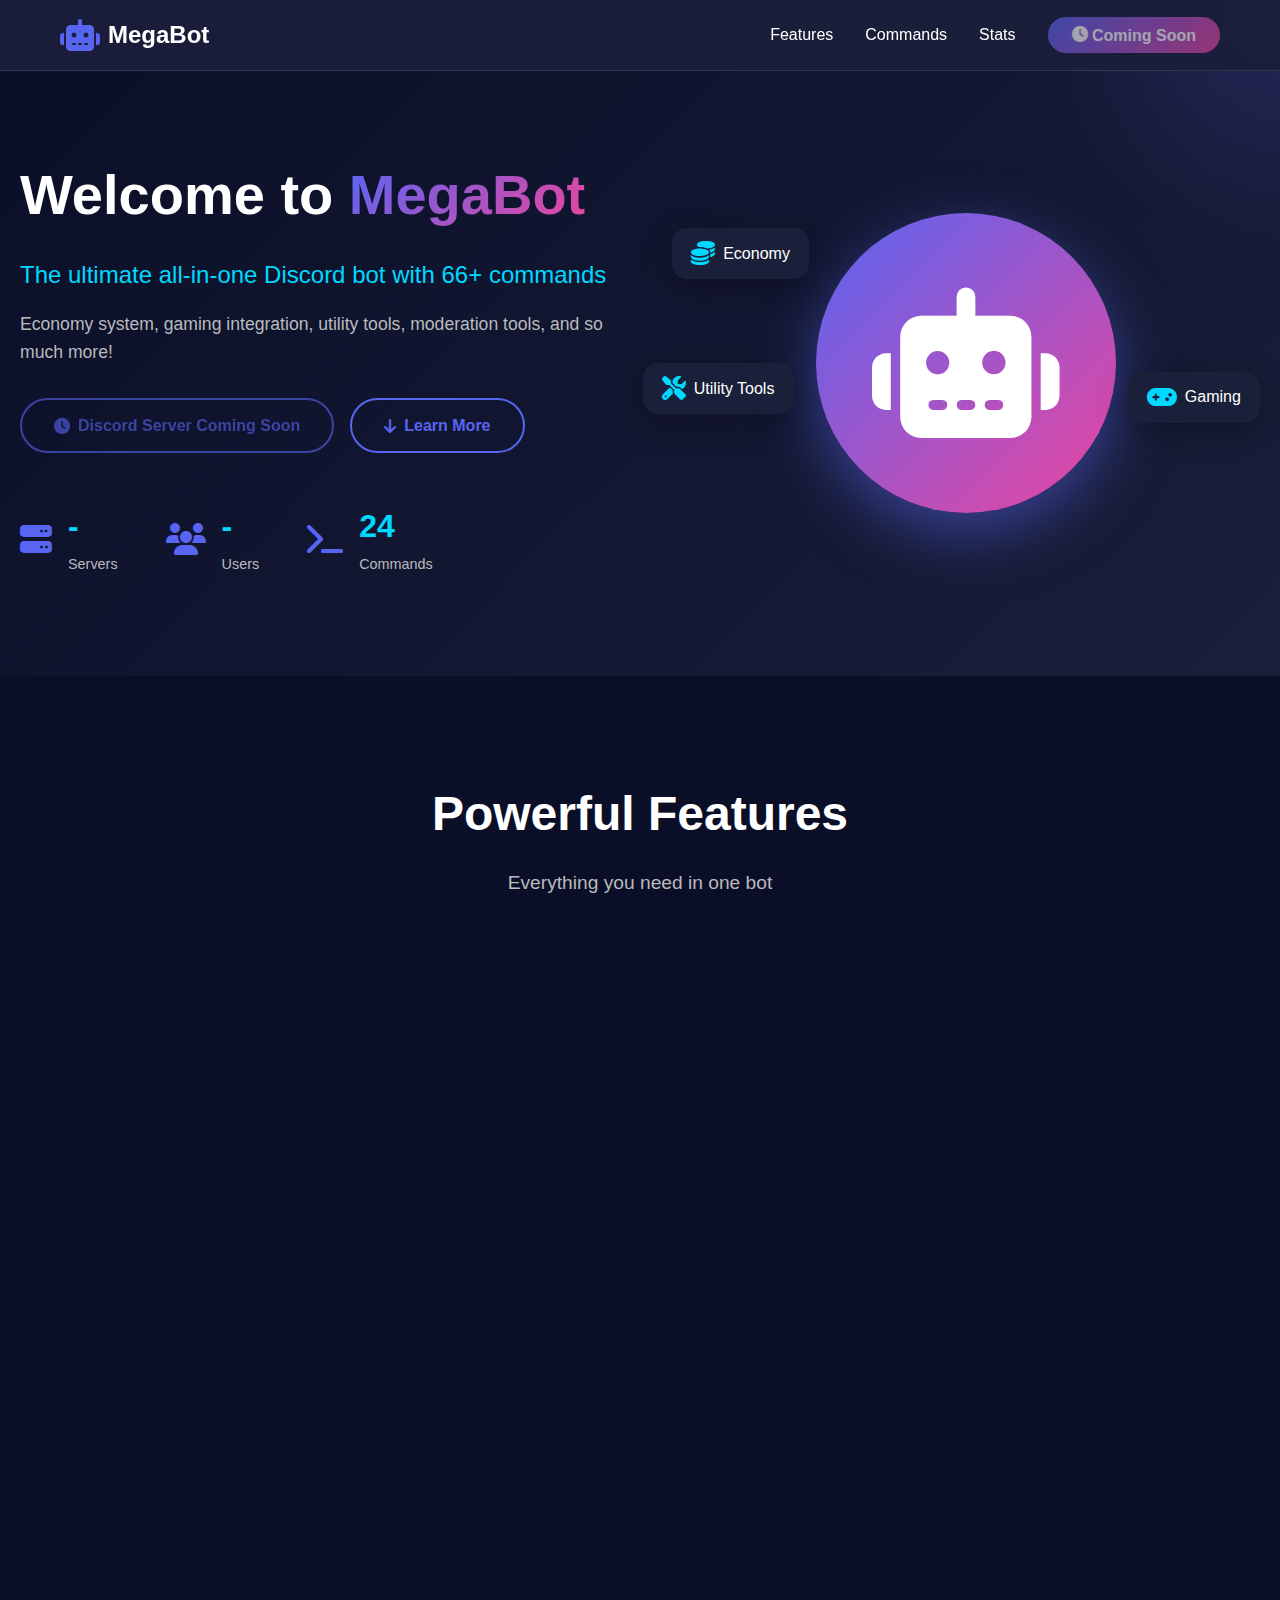
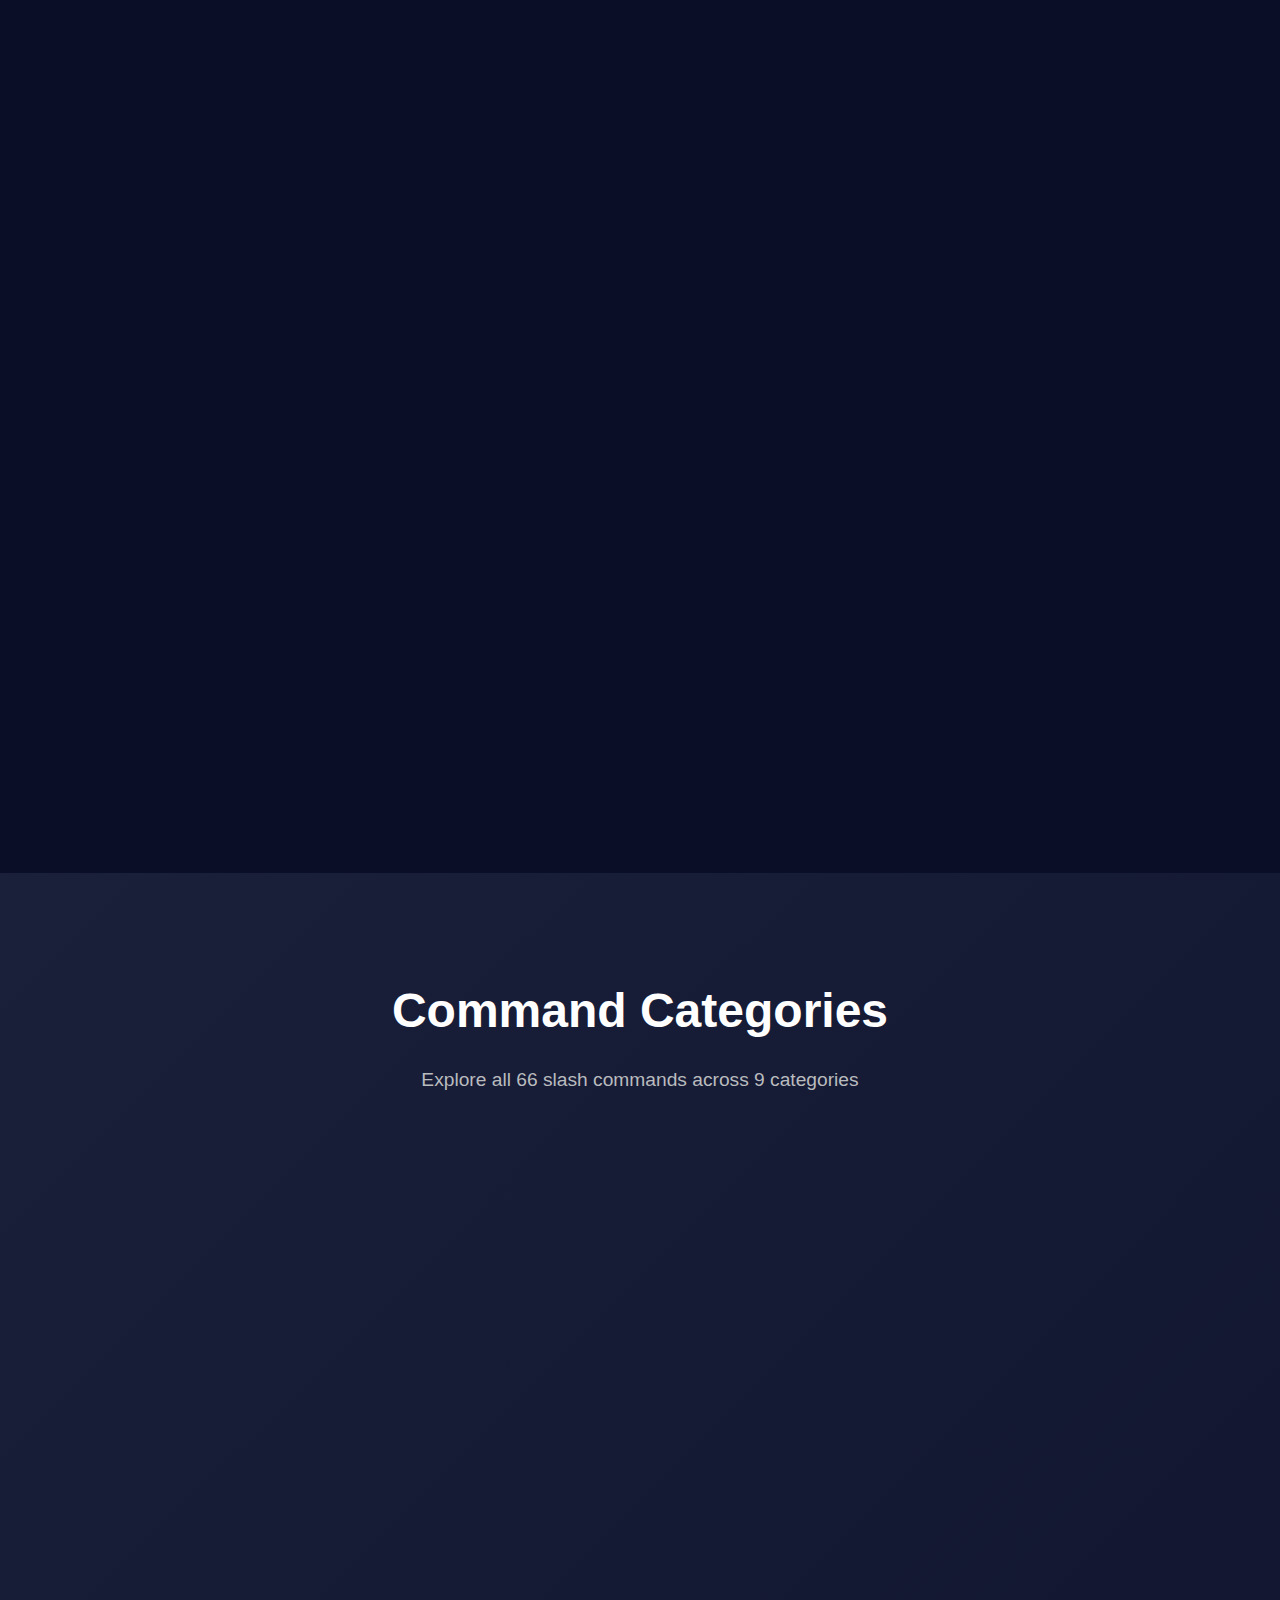
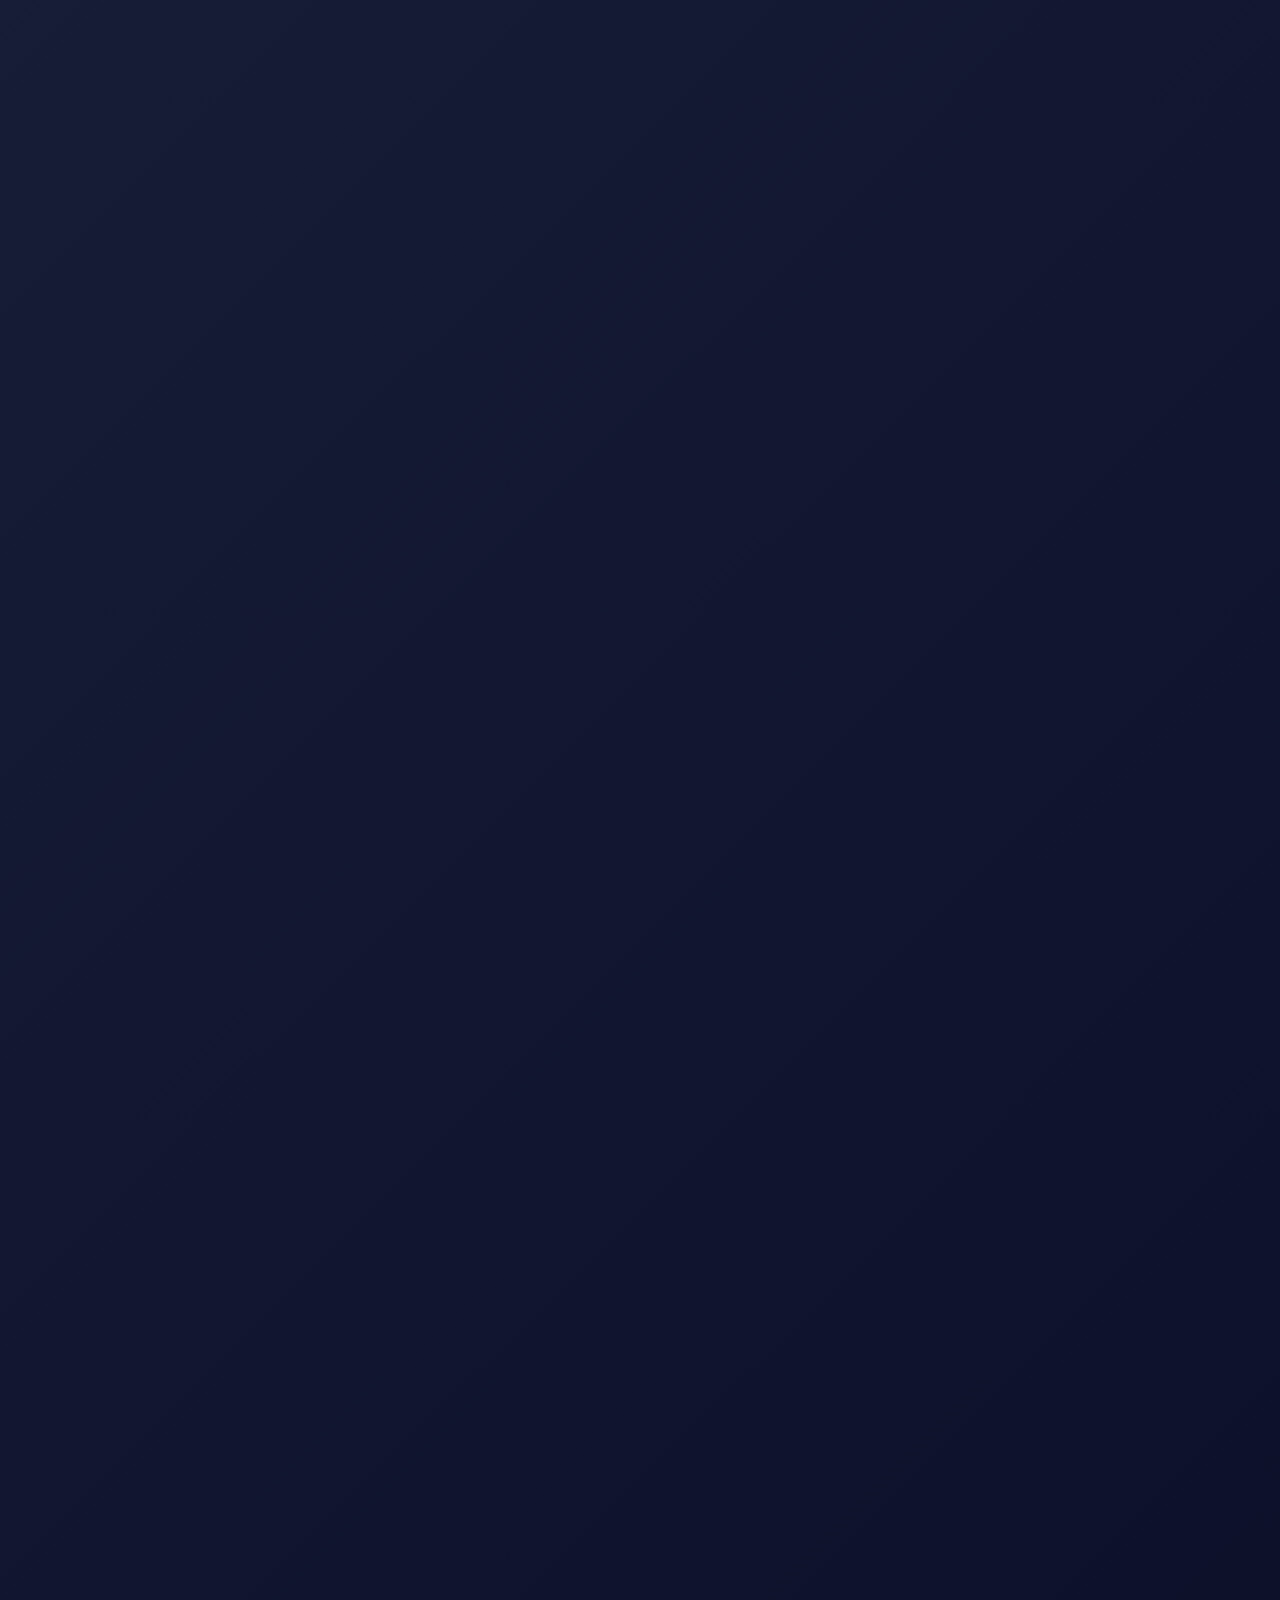
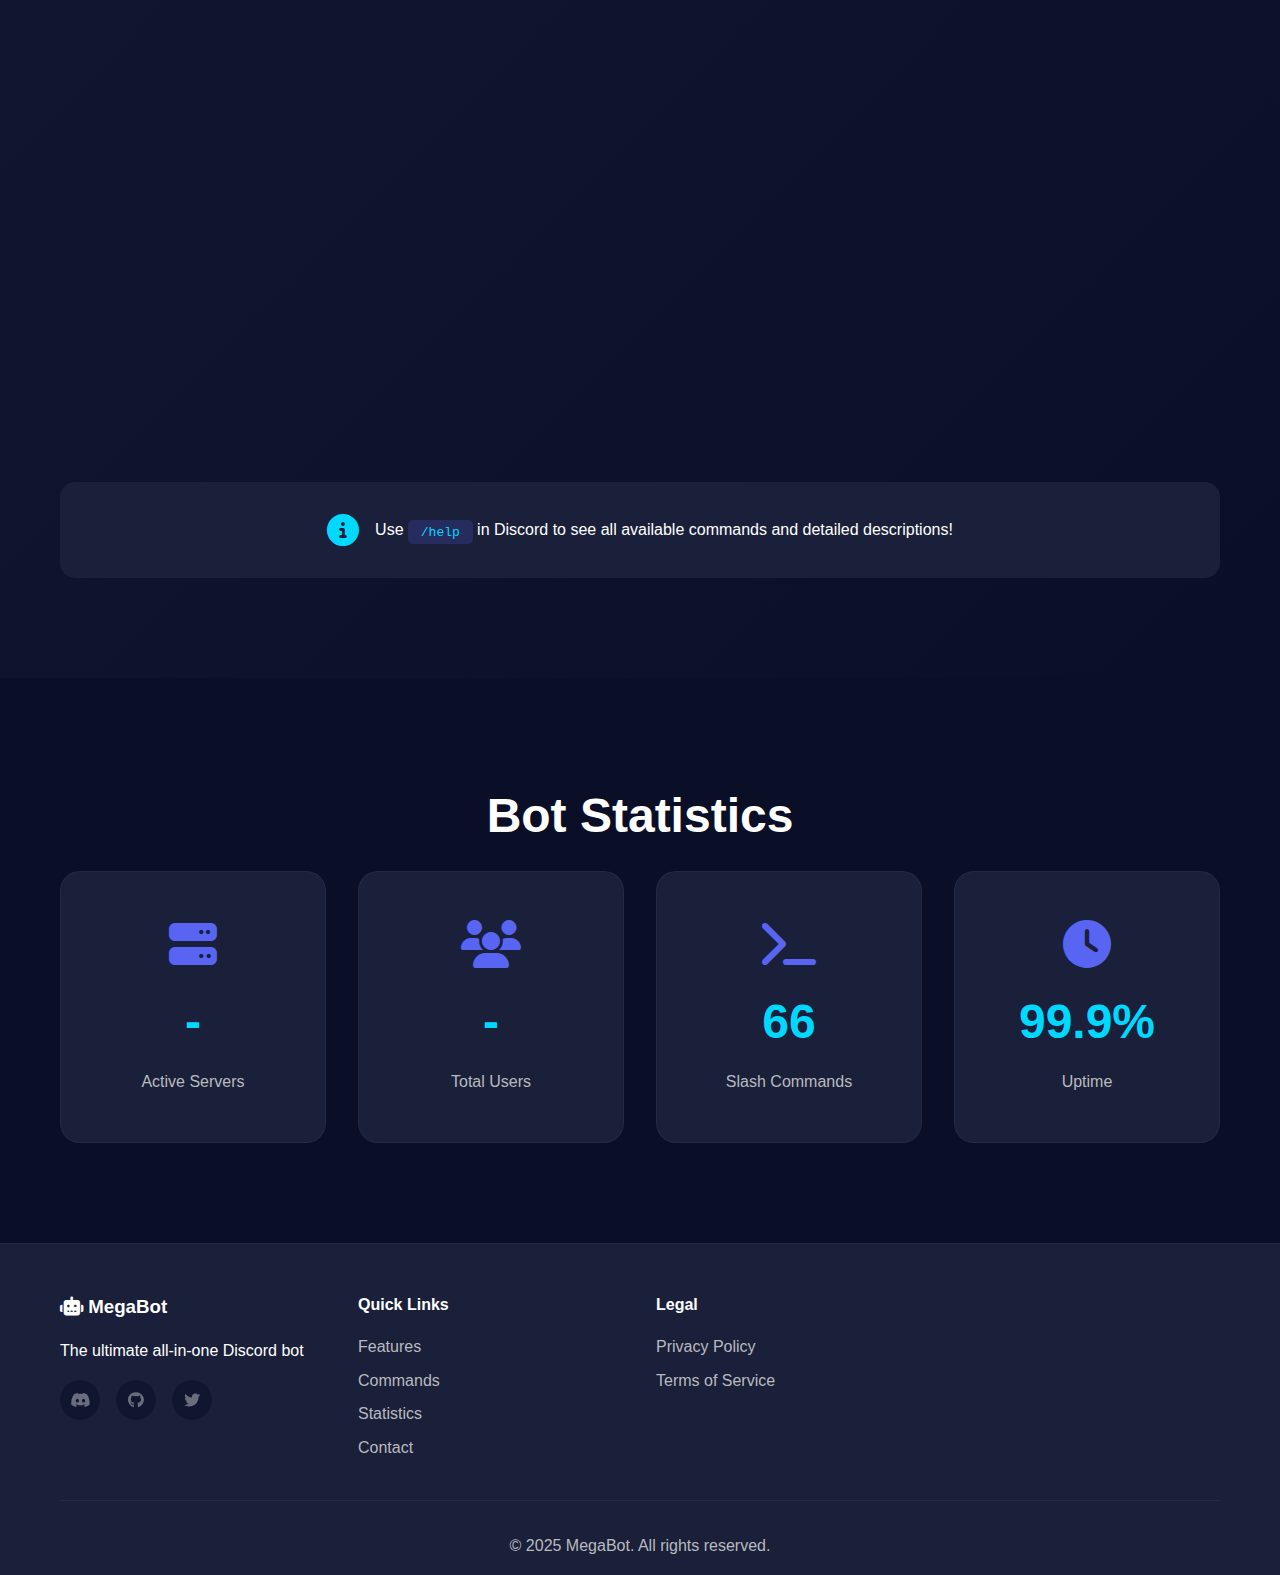
<file: index.html>
<!DOCTYPE html>
<html lang="en">
<head>
    <meta charset="UTF-8">
    <meta name="viewport" content="width=device-width, initial-scale=1.0">
    <title>MegaBot - Ultimate Discord Bot</title>
    <meta name="description" content="MegaBot - A comprehensive Discord bot with economy, gaming, utility tools, and more!">
    <link rel="stylesheet" href="style.css">
    <link rel="stylesheet" href="https://cdnjs.cloudflare.com/ajax/libs/font-awesome/6.4.0/css/all.min.css">
</head>
<body>
    <!-- Navigation -->
    <nav class="navbar">
        <div class="container">
            <div class="nav-brand">
                <i class="fas fa-robot"></i>
                <span>MegaBot</span>
            </div>
            <ul class="nav-links">
                <li><a href="#features">Features</a></li>
                <li><a href="#commands">Commands</a></li>
                <li><a href="#stats">Stats</a></li>
                <li><a href="#" class="btn-invite" style="cursor: not-allowed; opacity: 0.6; pointer-events: none;">
                    <i class="fas fa-clock"></i> Coming Soon
                </a></li>
            </ul>
            <div class="hamburger">
                <span></span>
                <span></span>
                <span></span>
            </div>
        </div>
    </nav>

    <!-- Hero Section -->
    <section class="hero">
        <div class="hero-content">
            <div class="hero-text">
                <h1>Welcome to <span class="gradient-text">MegaBot</span></h1>
                <p class="hero-subtitle">The ultimate all-in-one Discord bot with 66+ commands</p>
                <p class="hero-description">
                    Economy system, gaming integration, utility tools, 
                    moderation tools, and so much more!
                </p>
                <div class="hero-buttons">
                    <a href="#" class="btn btn-secondary" style="cursor: not-allowed; opacity: 0.6;">
                        <i class="fas fa-clock"></i> Discord Server Coming Soon
                    </a>
                    <a href="#features" class="btn btn-secondary">
                        <i class="fas fa-arrow-down"></i> Learn More
                    </a>
                </div>
                <div class="hero-stats">
                    <div class="stat-item">
                        <i class="fas fa-server"></i>
                        <div>
                            <span class="stat-number" id="serverCount">-</span>
                            <span class="stat-label">Servers</span>
                        </div>
                    </div>
                    <div class="stat-item">
                        <i class="fas fa-users"></i>
                        <div>
                            <span class="stat-number" id="userCount">-</span>
                            <span class="stat-label">Users</span>
                        </div>
                    </div>
                    <div class="stat-item">
                        <i class="fas fa-terminal"></i>
                        <div>
                            <span class="stat-number">66</span>
                            <span class="stat-label">Commands</span>
                        </div>
                    </div>
                </div>
            </div>
            <div class="hero-image">
                <div class="bot-avatar">
                    <i class="fas fa-robot"></i>
                </div>
                <div class="floating-card card-1">
                    <i class="fas fa-coins"></i>
                    <span>Economy</span>
                </div>
                <div class="floating-card card-2">
                    <i class="fas fa-gamepad"></i>
                    <span>Gaming</span>
                </div>
                <div class="floating-card card-3">
                    <i class="fas fa-tools"></i>
                    <span>Utility Tools</span>
                </div>
            </div>
        </div>
    </section>

    <!-- Features Section -->
    <section id="features" class="features">
        <div class="container">
            <h2 class="section-title">Powerful Features</h2>
            <p class="section-subtitle">Everything you need in one bot</p>
            
            <div class="features-grid">
                <div class="feature-card">
                    <div class="feature-icon">
                        <i class="fas fa-coins"></i>
                    </div>
                    <h3>Economy System</h3>
                    <p>Complete virtual economy with daily rewards, work commands, item shop with earning boosts, and gambling games including slots and blackjack.</p>
                    <ul class="feature-list">
                        <li><i class="fas fa-check"></i> Balance & Transactions</li>
                        <li><i class="fas fa-check"></i> Earning Boosts & Power-ups</li>
                        <li><i class="fas fa-check"></i> Casino Games</li>
                    </ul>
                </div>

                <div class="feature-card">
                    <div class="feature-icon">
                        <i class="fas fa-gamepad"></i>
                    </div>
                    <h3>Gaming Integration</h3>
                    <p>LFG system for finding gaming partners, game roles, status tracking, and game deal notifications.</p>
                    <ul class="feature-list">
                        <li><i class="fas fa-check"></i> LFG Posts</li>
                        <li><i class="fas fa-check"></i> Game Roles</li>
                        <li><i class="fas fa-check"></i> Deal Alerts</li>
                    </ul>
                </div>

                <div class="feature-card">
                    <div class="feature-icon">
                        <i class="fas fa-shield-alt"></i>
                    </div>
                    <h3>Moderation Tools</h3>
                    <p>Complete moderation suite with kick, ban, mute, warnings, message clearing, and moderation logs.</p>
                    <ul class="feature-list">
                        <li><i class="fas fa-check"></i> User Management</li>
                        <li><i class="fas fa-check"></i> Warning System</li>
                        <li><i class="fas fa-check"></i> Mod Logs</li>
                    </ul>
                </div>

                <div class="feature-card">
                    <div class="feature-icon">
                        <i class="fas fa-graduation-cap"></i>
                    </div>
                    <h3>Study Tools</h3>
                    <p>Study timers, note-taking, flashcards, quizzes, study groups, and resource sharing.</p>
                    <ul class="feature-list">
                        <li><i class="fas fa-check"></i> Study Timer</li>
                        <li><i class="fas fa-check"></i> Flashcards</li>
                        <li><i class="fas fa-check"></i> Study Groups</li>
                    </ul>
                </div>

                <div class="feature-card">
                    <div class="feature-icon">
                        <i class="fas fa-tools"></i>
                    </div>
                    <h3>Utility Commands</h3>
                    <p>Polls, reminders, translation, calculator, user info, server info, and more useful tools.</p>
                    <ul class="feature-list">
                        <li><i class="fas fa-check"></i> Polls & Reminders</li>
                        <li><i class="fas fa-check"></i> Translation</li>
                        <li><i class="fas fa-check"></i> Server Info</li>
                    </ul>
                </div>

                <div class="feature-card">
                    <div class="feature-icon">
                        <i class="fas fa-laugh"></i>
                    </div>
                    <h3>Fun & Games</h3>
                    <p>Jokes, memes, 8ball, trivia, would you rather, dice rolling, and entertainment commands.</p>
                    <ul class="feature-list">
                        <li><i class="fas fa-check"></i> Trivia Games</li>
                        <li><i class="fas fa-check"></i> Jokes & Memes</li>
                        <li><i class="fas fa-check"></i> Mini Games</li>
                    </ul>
                </div>

                <div class="feature-card">
                    <div class="feature-icon">
                        <i class="fas fa-chart-bar"></i>
                    </div>
                    <h3>Statistics & Analytics</h3>
                    <p>Server stats, user activity tracking, leaderboards, growth analytics, and command usage stats.</p>
                    <ul class="feature-list">
                        <li><i class="fas fa-check"></i> User Stats</li>
                        <li><i class="fas fa-check"></i> Leaderboards</li>
                        <li><i class="fas fa-check"></i> Activity Graphs</li>
                    </ul>
                </div>
            </div>
        </div>
    </section>

    <!-- Commands Section -->
    <section id="commands" class="commands">
        <div class="container">
            <h2 class="section-title">Command Categories</h2>
            <p class="section-subtitle">Explore all 66 slash commands across 9 categories</p>
            
            <div class="commands-grid">
                <div class="command-category">
                    <div class="category-header">
                        <i class="fas fa-robot"></i>
                        <h3>Help & Info</h3>
                    </div>
                    <div class="command-list">
                        <span class="command">/help</span>
                        <span class="command">/setup</span>
                        <span class="command">/info</span>
                        <span class="command">/dashboard</span>
                    </div>
                </div>

                <div class="command-category">
                    <div class="category-header">
                        <i class="fas fa-coins"></i>
                        <h3>Economy</h3>
                    </div>
                    <div class="command-list">
                        <span class="command">/balance</span>
                        <span class="command">/daily</span>
                        <span class="command">/work</span>
                        <span class="command">/shop</span>
                        <span class="command">/buy</span>
                        <span class="command">/slots</span>
                        <span class="command">/blackjack</span>
                        <span class="command">/transfer</span>
                        <span class="command">/leaderboard</span>
                    </div>
                </div>

                <div class="command-category">
                    <div class="category-header">
                        <i class="fas fa-gamepad"></i>
                        <h3>Gaming</h3>
                    </div>
                    <div class="command-list">
                        <span class="command">/playing</span>
                        <span class="command">/lfg</span>
                        <span class="command">/gamerole</span>
                        <span class="command">/gamedeal</span>
                        <span class="command">/steam</span>
                    </div>
                </div>

                <div class="command-category">
                    <div class="category-header">
                        <i class="fas fa-shield-alt"></i>
                        <h3>Moderation</h3>
                    </div>
                    <div class="command-list">
                        <span class="command">/kick</span>
                        <span class="command">/ban</span>
                        <span class="command">/unban</span>
                        <span class="command">/mute</span>
                        <span class="command">/unmute</span>
                        <span class="command">/warn</span>
                        <span class="command">/clear</span>
                        <span class="command">/slowmode</span>
                        <span class="command">/lock</span>
                        <span class="command">/unlock</span>
                        <span class="command">/setwelcome</span>
                        <span class="command">/setautorole</span>
                    </div>
                </div>

                <div class="command-category">
                    <div class="category-header">
                        <i class="fas fa-tools"></i>
                        <h3>Utility</h3>
                    </div>
                    <div class="command-list">
                        <span class="command">/poll</span>
                        <span class="command">/remind</span>
                        <span class="command">/translate</span>
                        <span class="command">/calculate</span>
                        <span class="command">/userinfo</span>
                        <span class="command">/serverinfo</span>
                        <span class="command">/avatar</span>
                    </div>
                </div>

                <div class="command-category">
                    <div class="category-header">
                        <i class="fas fa-laugh"></i>
                        <h3>Fun</h3>
                    </div>
                    <div class="command-list">
                        <span class="command">/joke</span>
                        <span class="command">/meme</span>
                        <span class="command">/8ball</span>
                        <span class="command">/trivia</span>
                        <span class="command">/flip</span>
                        <span class="command">/roll</span>
                        <span class="command">/choose</span>
                        <span class="command">/fortune</span>
                        <span class="command">/rate</span>
                    </div>
                </div>

                <div class="command-category">
                    <div class="category-header">
                        <i class="fas fa-graduation-cap"></i>
                        <h3>Study Tools</h3>
                    </div>
                    <div class="command-list">
                        <span class="command">/pomodoro</span>
                        <span class="command">/homework</span>
                        <span class="command">/quiz</span>
                        <span class="command">/flashcard</span>
                        <span class="command">/listhomework</span>
                        <span class="command">/completehomework</span>
                        <span class="command">/viewquiz</span>
                        <span class="command">/viewflashcard</span>
                    </div>
                </div>

                <div class="command-category">
                    <div class="category-header">
                        <i class="fas fa-chart-bar"></i>
                        <h3>Statistics</h3>
                    </div>
                    <div class="command-list">
                        <span class="command">/serverstats</span>
                        <span class="command">/channelstats</span>
                        <span class="command">/roleinfo</span>
                        <span class="command">/topchatters</span>
                        <span class="command">/emojistats</span>
                        <span class="command">/membercount</span>
                    </div>
                </div>

                <div class="command-category">
                    <div class="category-header">
                        <i class="fas fa-trophy"></i>
                        <h3>Tournaments</h3>
                    </div>
                    <div class="command-list">
                        <span class="command">/tournament create</span>
                        <span class="command">/tournament join</span>
                        <span class="command">/tournament leave</span>
                        <span class="command">/tournament info</span>
                        <span class="command">/tournament start</span>
                        <span class="command">/tournament list</span>
                        <span class="command">/tournament delete</span>
                    </div>
                </div>
            </div>

            <div class="command-note">
                <i class="fas fa-info-circle"></i>
                <p>Use <code>/help</code> in Discord to see all available commands and detailed descriptions!</p>
            </div>
        </div>
    </section>

    <!-- Stats Section -->
    <section id="stats" class="stats-section">
        <div class="container">
            <h2 class="section-title">Bot Statistics</h2>
            <div class="stats-grid">
                <div class="stat-box">
                    <i class="fas fa-server"></i>
                    <h3 id="statServers">-</h3>
                    <p>Active Servers</p>
                </div>
                <div class="stat-box">
                    <i class="fas fa-users"></i>
                    <h3 id="statUsers">-</h3>
                    <p>Total Users</p>
                </div>
                <div class="stat-box">
                    <i class="fas fa-terminal"></i>
                    <h3>66</h3>
                    <p>Slash Commands</p>
                </div>
                <div class="stat-box">
                    <i class="fas fa-clock"></i>
                    <h3>99.9%</h3>
                    <p>Uptime</p>
                </div>
            </div>
        </div>
    </section>

    <!-- Footer -->
    <footer class="footer">
        <div class="container">
            <div class="footer-content">
                <div class="footer-section">
                    <h3><i class="fas fa-robot"></i> MegaBot</h3>
                    <p>The ultimate all-in-one Discord bot</p>
                    <div class="social-links">
                        <a href="#" style="cursor: not-allowed; opacity: 0.5;" title="Coming Soon"><i class="fab fa-discord"></i></a>
                        <a href="#" style="cursor: not-allowed; opacity: 0.5;" title="Coming Soon"><i class="fab fa-github"></i></a>
                        <a href="#" style="cursor: not-allowed; opacity: 0.5;" title="Coming Soon"><i class="fab fa-twitter"></i></a>
                    </div>
                </div>
                <div class="footer-section">
                    <h4>Quick Links</h4>
                    <ul>
                        <li><a href="#features">Features</a></li>
                        <li><a href="#commands">Commands</a></li>
                        <li><a href="#stats">Statistics</a></li>
                        <li><a href="#contact">Contact</a></li>
                    </ul>
                </div>
                <div class="footer-section">
                    <h4>Legal</h4>
                    <ul>
                        <li><a href="privacy.html">Privacy Policy</a></li>
                        <li><a href="terms.html">Terms of Service</a></li>
                    </ul>
                </div>
                <div class="footer-section">
                </div>
            </div>
            <div class="footer-bottom">
                <p>&copy; 2025 MegaBot. All rights reserved.</p>
            </div>
        </div>
    </footer>

    <!-- Command Details Overlay -->
    <div id="commandOverlay" class="command-overlay">
        <div class="overlay-content">
            <button class="overlay-close" id="closeOverlay">
                <i class="fas fa-times"></i>
            </button>
            <div class="overlay-header">
                <i class="fas fa-terminal"></i>
                <h2 id="overlayCommandName">/command</h2>
            </div>
            <div class="overlay-body">
                <div class="command-syntax">
                    <h3>Syntax</h3>
                    <code id="overlayCommandSyntax">/command [parameters]</code>
                </div>
                <div class="command-description">
                    <h3>Description</h3>
                    <p id="overlayCommandDescription">Command description</p>
                </div>
                <div class="command-examples" id="overlayExamples">
                    <h3>Examples</h3>
                    <div id="overlayExamplesList"></div>
                </div>
                <div class="command-permissions" id="overlayPermissions">
                    <h3>Required Permissions</h3>
                    <p id="overlayPermissionsList"></p>
                </div>
            </div>
        </div>
    </div>

    <script src="script.js"></script>
</body>
</html>
</file>
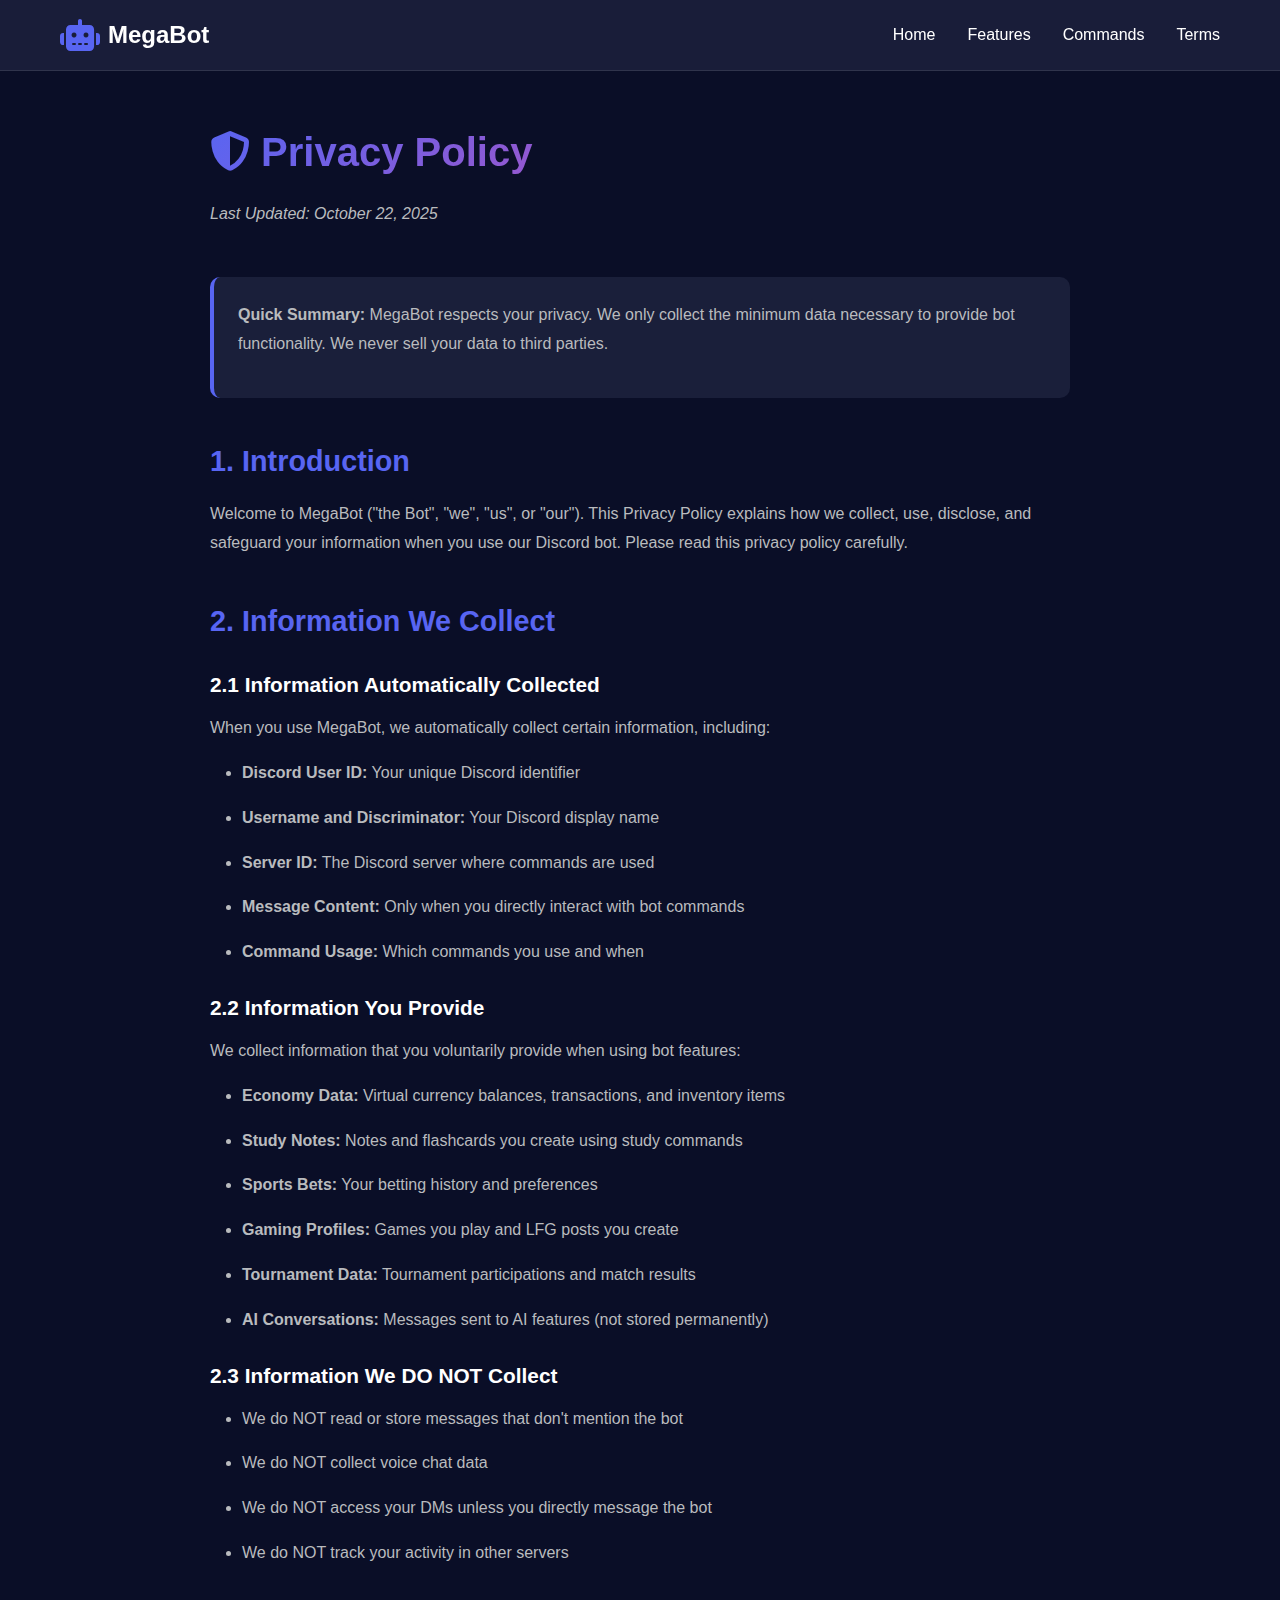
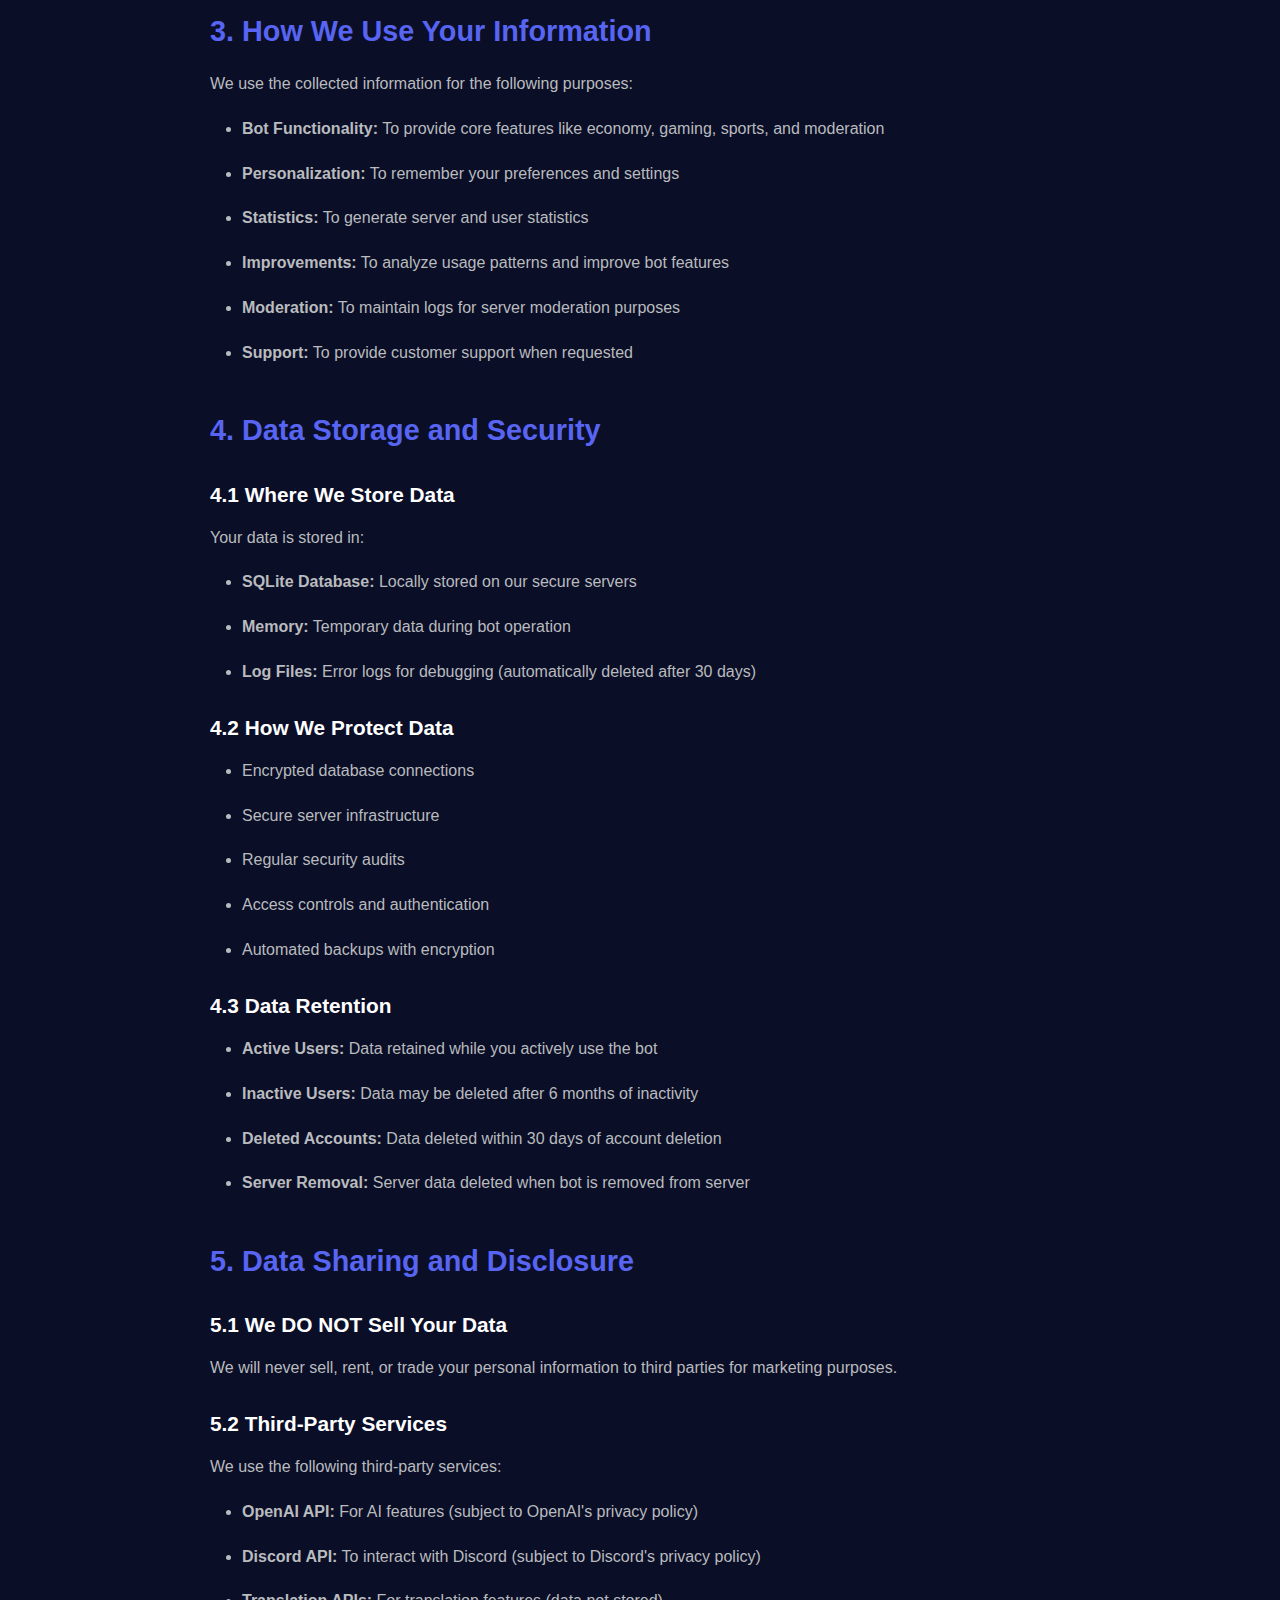
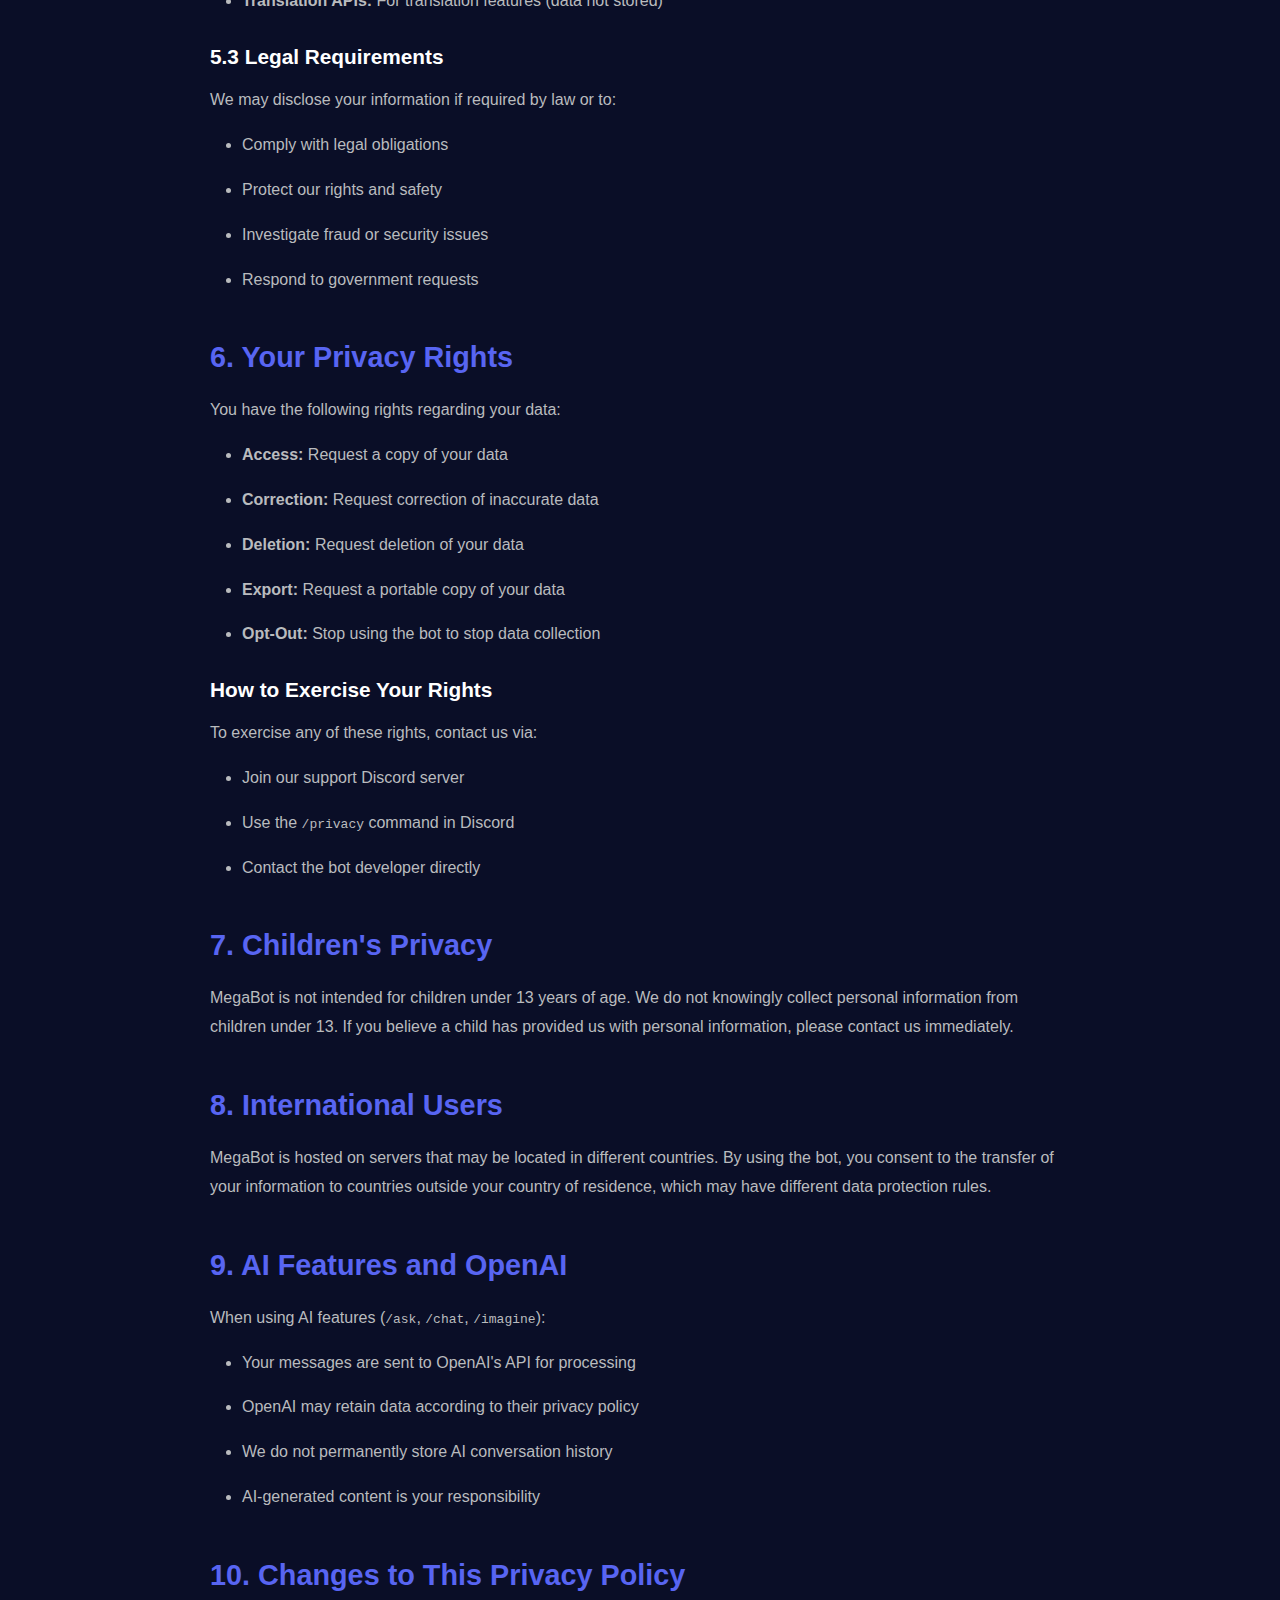
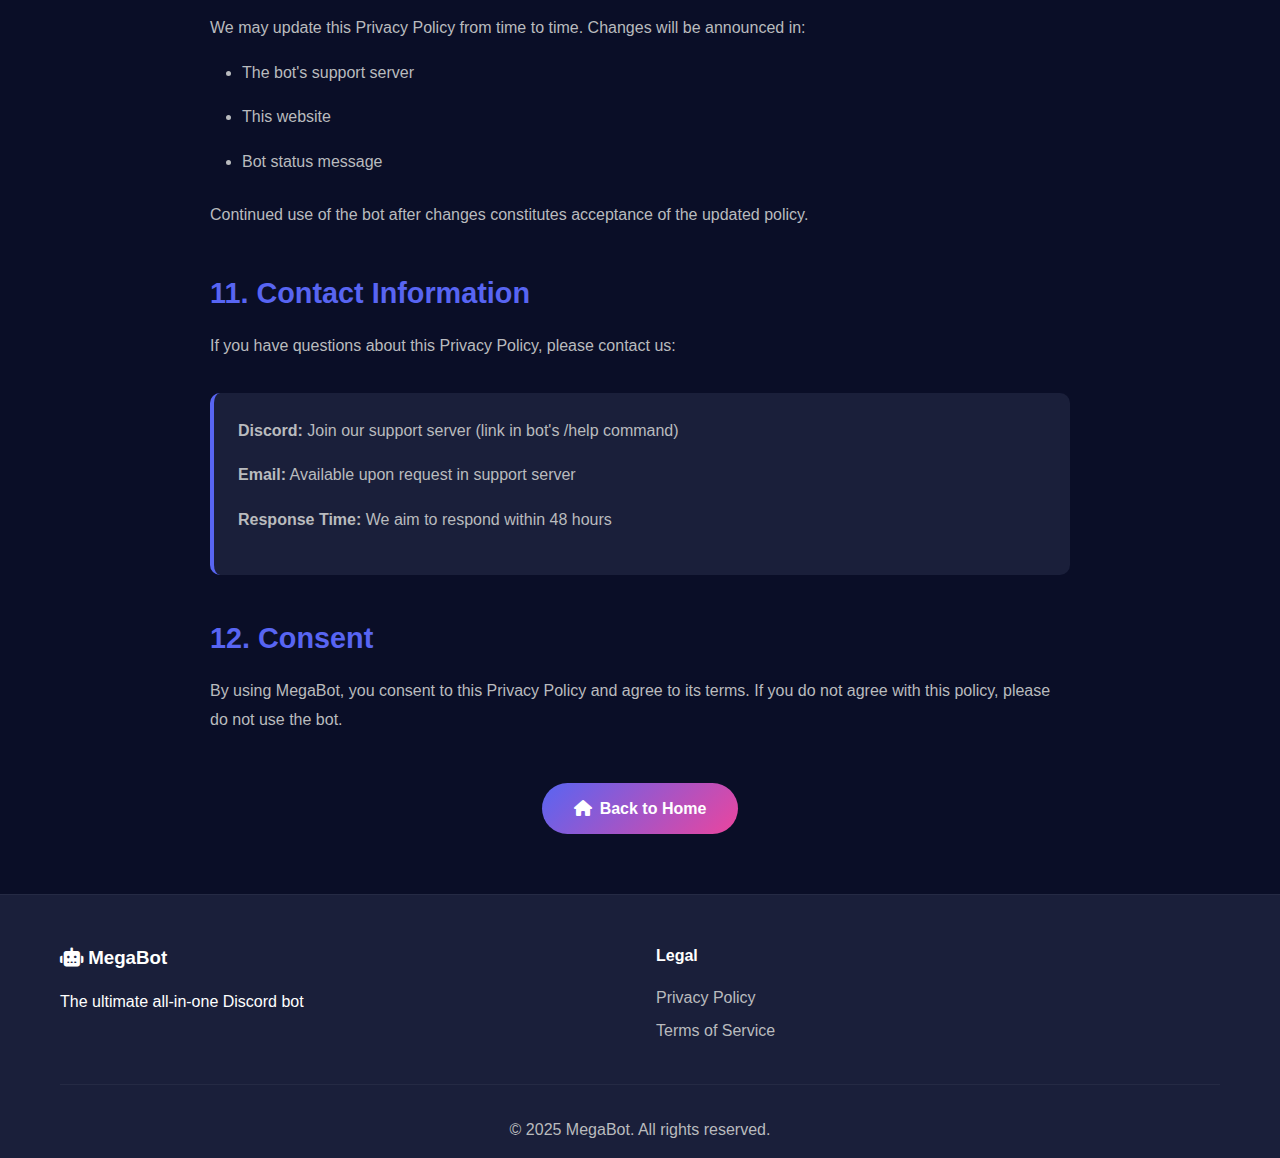
<file: privacy.html>
<!DOCTYPE html>
<html lang="en">
<head>
    <meta charset="UTF-8">
    <meta name="viewport" content="width=device-width, initial-scale=1.0">
    <title>Privacy Policy - MegaBot</title>
    <meta name="description" content="MegaBot Privacy Policy - How we collect, use, and protect your data">
    <link rel="stylesheet" href="style.css">
    <link rel="stylesheet" href="https://cdnjs.cloudflare.com/ajax/libs/font-awesome/6.4.0/css/all.min.css">
    <style>
        .legal-page {
            padding: 120px 20px 60px;
            max-width: 900px;
            margin: 0 auto;
        }
        .legal-page h1 {
            font-size: 2.5rem;
            margin-bottom: 1rem;
            background: var(--gradient);
            -webkit-background-clip: text;
            -webkit-text-fill-color: transparent;
            background-clip: text;
        }
        .legal-page .last-updated {
            color: var(--text-secondary);
            margin-bottom: 3rem;
            font-style: italic;
        }
        .legal-page h2 {
            font-size: 1.8rem;
            margin-top: 2.5rem;
            margin-bottom: 1rem;
            color: var(--primary-color);
        }
        .legal-page h3 {
            font-size: 1.3rem;
            margin-top: 1.5rem;
            margin-bottom: 0.8rem;
        }
        .legal-page p, .legal-page li {
            color: var(--text-secondary);
            line-height: 1.8;
            margin-bottom: 1rem;
        }
        .legal-page ul {
            margin-left: 2rem;
            margin-bottom: 1.5rem;
        }
        .legal-page .highlight-box {
            background: var(--surface);
            padding: 1.5rem;
            border-radius: 10px;
            border-left: 4px solid var(--primary-color);
            margin: 2rem 0;
        }
        .legal-page .back-home {
            margin-top: 3rem;
            text-align: center;
        }
    </style>
</head>
<body>
    <!-- Navigation -->
    <nav class="navbar">
        <div class="container">
            <div class="nav-brand">
                <i class="fas fa-robot"></i>
                <span>MegaBot</span>
            </div>
            <ul class="nav-links">
                <li><a href="index.html">Home</a></li>
                <li><a href="index.html#features">Features</a></li>
                <li><a href="index.html#commands">Commands</a></li>
                <li><a href="terms.html">Terms</a></li>
            </ul>
        </div>
    </nav>

    <div class="legal-page">
        <h1><i class="fas fa-shield-alt"></i> Privacy Policy</h1>
        <p class="last-updated">Last Updated: October 22, 2025</p>

        <div class="highlight-box">
            <p><strong>Quick Summary:</strong> MegaBot respects your privacy. We only collect the minimum data necessary to provide bot functionality. We never sell your data to third parties.</p>
        </div>

        <h2>1. Introduction</h2>
        <p>Welcome to MegaBot ("the Bot", "we", "us", or "our"). This Privacy Policy explains how we collect, use, disclose, and safeguard your information when you use our Discord bot. Please read this privacy policy carefully.</p>

        <h2>2. Information We Collect</h2>
        
        <h3>2.1 Information Automatically Collected</h3>
        <p>When you use MegaBot, we automatically collect certain information, including:</p>
        <ul>
            <li><strong>Discord User ID:</strong> Your unique Discord identifier</li>
            <li><strong>Username and Discriminator:</strong> Your Discord display name</li>
            <li><strong>Server ID:</strong> The Discord server where commands are used</li>
            <li><strong>Message Content:</strong> Only when you directly interact with bot commands</li>
            <li><strong>Command Usage:</strong> Which commands you use and when</li>
        </ul>

        <h3>2.2 Information You Provide</h3>
        <p>We collect information that you voluntarily provide when using bot features:</p>
        <ul>
            <li><strong>Economy Data:</strong> Virtual currency balances, transactions, and inventory items</li>
            <li><strong>Study Notes:</strong> Notes and flashcards you create using study commands</li>
            <li><strong>Sports Bets:</strong> Your betting history and preferences</li>
            <li><strong>Gaming Profiles:</strong> Games you play and LFG posts you create</li>
            <li><strong>Tournament Data:</strong> Tournament participations and match results</li>
            <li><strong>AI Conversations:</strong> Messages sent to AI features (not stored permanently)</li>
        </ul>

        <h3>2.3 Information We DO NOT Collect</h3>
        <ul>
            <li>We do NOT read or store messages that don't mention the bot</li>
            <li>We do NOT collect voice chat data</li>
            <li>We do NOT access your DMs unless you directly message the bot</li>
            <li>We do NOT track your activity in other servers</li>
        </ul>

        <h2>3. How We Use Your Information</h2>
        <p>We use the collected information for the following purposes:</p>
        <ul>
            <li><strong>Bot Functionality:</strong> To provide core features like economy, gaming, sports, and moderation</li>
            <li><strong>Personalization:</strong> To remember your preferences and settings</li>
            <li><strong>Statistics:</strong> To generate server and user statistics</li>
            <li><strong>Improvements:</strong> To analyze usage patterns and improve bot features</li>
            <li><strong>Moderation:</strong> To maintain logs for server moderation purposes</li>
            <li><strong>Support:</strong> To provide customer support when requested</li>
        </ul>

        <h2>4. Data Storage and Security</h2>
        
        <h3>4.1 Where We Store Data</h3>
        <p>Your data is stored in:</p>
        <ul>
            <li><strong>SQLite Database:</strong> Locally stored on our secure servers</li>
            <li><strong>Memory:</strong> Temporary data during bot operation</li>
            <li><strong>Log Files:</strong> Error logs for debugging (automatically deleted after 30 days)</li>
        </ul>

        <h3>4.2 How We Protect Data</h3>
        <ul>
            <li>Encrypted database connections</li>
            <li>Secure server infrastructure</li>
            <li>Regular security audits</li>
            <li>Access controls and authentication</li>
            <li>Automated backups with encryption</li>
        </ul>

        <h3>4.3 Data Retention</h3>
        <ul>
            <li><strong>Active Users:</strong> Data retained while you actively use the bot</li>
            <li><strong>Inactive Users:</strong> Data may be deleted after 6 months of inactivity</li>
            <li><strong>Deleted Accounts:</strong> Data deleted within 30 days of account deletion</li>
            <li><strong>Server Removal:</strong> Server data deleted when bot is removed from server</li>
        </ul>

        <h2>5. Data Sharing and Disclosure</h2>
        
        <h3>5.1 We DO NOT Sell Your Data</h3>
        <p>We will never sell, rent, or trade your personal information to third parties for marketing purposes.</p>

        <h3>5.2 Third-Party Services</h3>
        <p>We use the following third-party services:</p>
        <ul>
            <li><strong>OpenAI API:</strong> For AI features (subject to OpenAI's privacy policy)</li>
            <li><strong>Discord API:</strong> To interact with Discord (subject to Discord's privacy policy)</li>
            <li><strong>Translation APIs:</strong> For translation features (data not stored)</li>
        </ul>

        <h3>5.3 Legal Requirements</h3>
        <p>We may disclose your information if required by law or to:</p>
        <ul>
            <li>Comply with legal obligations</li>
            <li>Protect our rights and safety</li>
            <li>Investigate fraud or security issues</li>
            <li>Respond to government requests</li>
        </ul>

        <h2>6. Your Privacy Rights</h2>
        <p>You have the following rights regarding your data:</p>
        <ul>
            <li><strong>Access:</strong> Request a copy of your data</li>
            <li><strong>Correction:</strong> Request correction of inaccurate data</li>
            <li><strong>Deletion:</strong> Request deletion of your data</li>
            <li><strong>Export:</strong> Request a portable copy of your data</li>
            <li><strong>Opt-Out:</strong> Stop using the bot to stop data collection</li>
        </ul>

        <h3>How to Exercise Your Rights</h3>
        <p>To exercise any of these rights, contact us via:</p>
        <ul>
            <li>Join our support Discord server</li>
            <li>Use the <code>/privacy</code> command in Discord</li>
            <li>Contact the bot developer directly</li>
        </ul>

        <h2>7. Children's Privacy</h2>
        <p>MegaBot is not intended for children under 13 years of age. We do not knowingly collect personal information from children under 13. If you believe a child has provided us with personal information, please contact us immediately.</p>

        <h2>8. International Users</h2>
        <p>MegaBot is hosted on servers that may be located in different countries. By using the bot, you consent to the transfer of your information to countries outside your country of residence, which may have different data protection rules.</p>

        <h2>9. AI Features and OpenAI</h2>
        <p>When using AI features (<code>/ask</code>, <code>/chat</code>, <code>/imagine</code>):</p>
        <ul>
            <li>Your messages are sent to OpenAI's API for processing</li>
            <li>OpenAI may retain data according to their privacy policy</li>
            <li>We do not permanently store AI conversation history</li>
            <li>AI-generated content is your responsibility</li>
        </ul>

        <h2>10. Changes to This Privacy Policy</h2>
        <p>We may update this Privacy Policy from time to time. Changes will be announced in:</p>
        <ul>
            <li>The bot's support server</li>
            <li>This website</li>
            <li>Bot status message</li>
        </ul>
        <p>Continued use of the bot after changes constitutes acceptance of the updated policy.</p>

        <h2>11. Contact Information</h2>
        <p>If you have questions about this Privacy Policy, please contact us:</p>
        <div class="highlight-box">
            <p><strong>Discord:</strong> Join our support server (link in bot's /help command)</p>
            <p><strong>Email:</strong> Available upon request in support server</p>
            <p><strong>Response Time:</strong> We aim to respond within 48 hours</p>
        </div>

        <h2>12. Consent</h2>
        <p>By using MegaBot, you consent to this Privacy Policy and agree to its terms. If you do not agree with this policy, please do not use the bot.</p>

        <div class="back-home">
            <a href="index.html" class="btn btn-primary">
                <i class="fas fa-home"></i> Back to Home
            </a>
        </div>
    </div>

    <!-- Footer -->
    <footer class="footer">
        <div class="container">
            <div class="footer-content">
                <div class="footer-section">
                    <h3><i class="fas fa-robot"></i> MegaBot</h3>
                    <p>The ultimate all-in-one Discord bot</p>
                </div>
                <div class="footer-section">
                    <h4>Legal</h4>
                    <ul>
                        <li><a href="privacy.html">Privacy Policy</a></li>
                        <li><a href="terms.html">Terms of Service</a></li>
                    </ul>
                </div>
            </div>
            <div class="footer-bottom">
                <p>&copy; 2025 MegaBot. All rights reserved.</p>
            </div>
        </div>
    </footer>
</body>
</html>
</file>
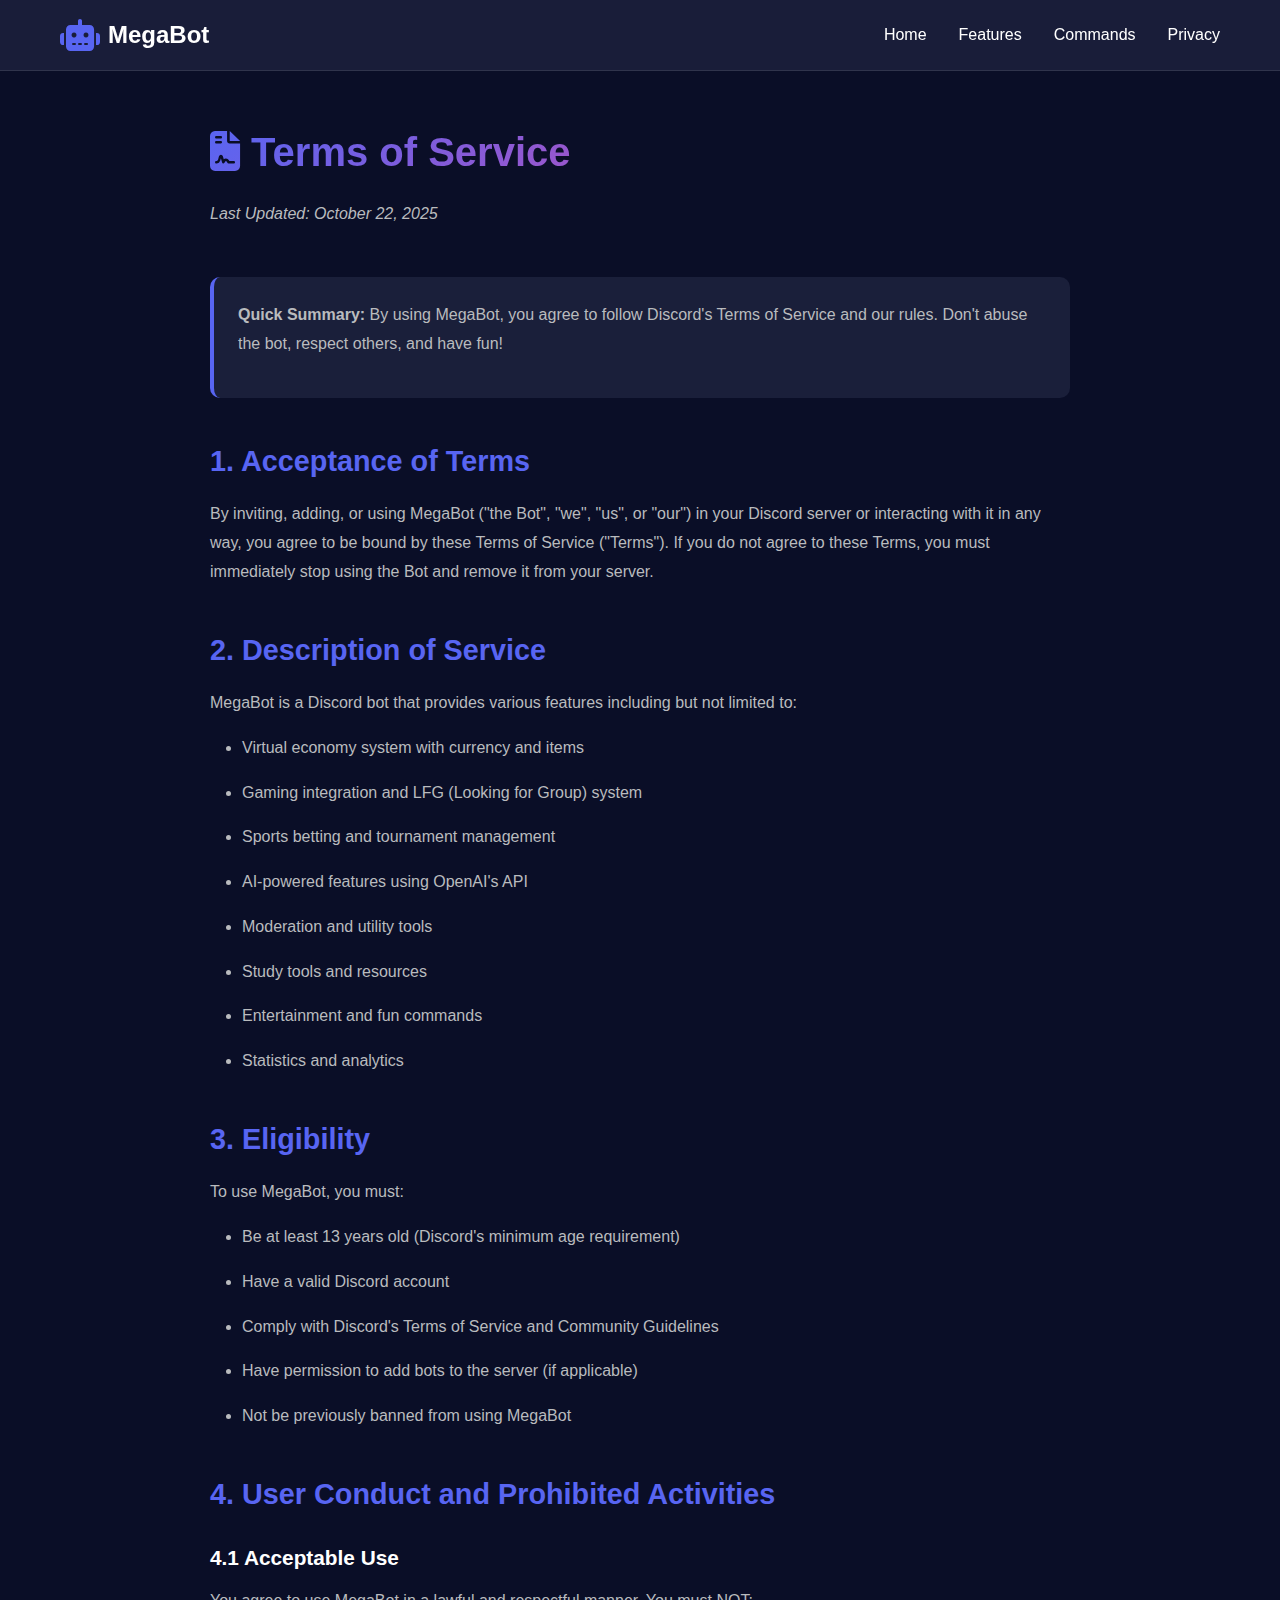
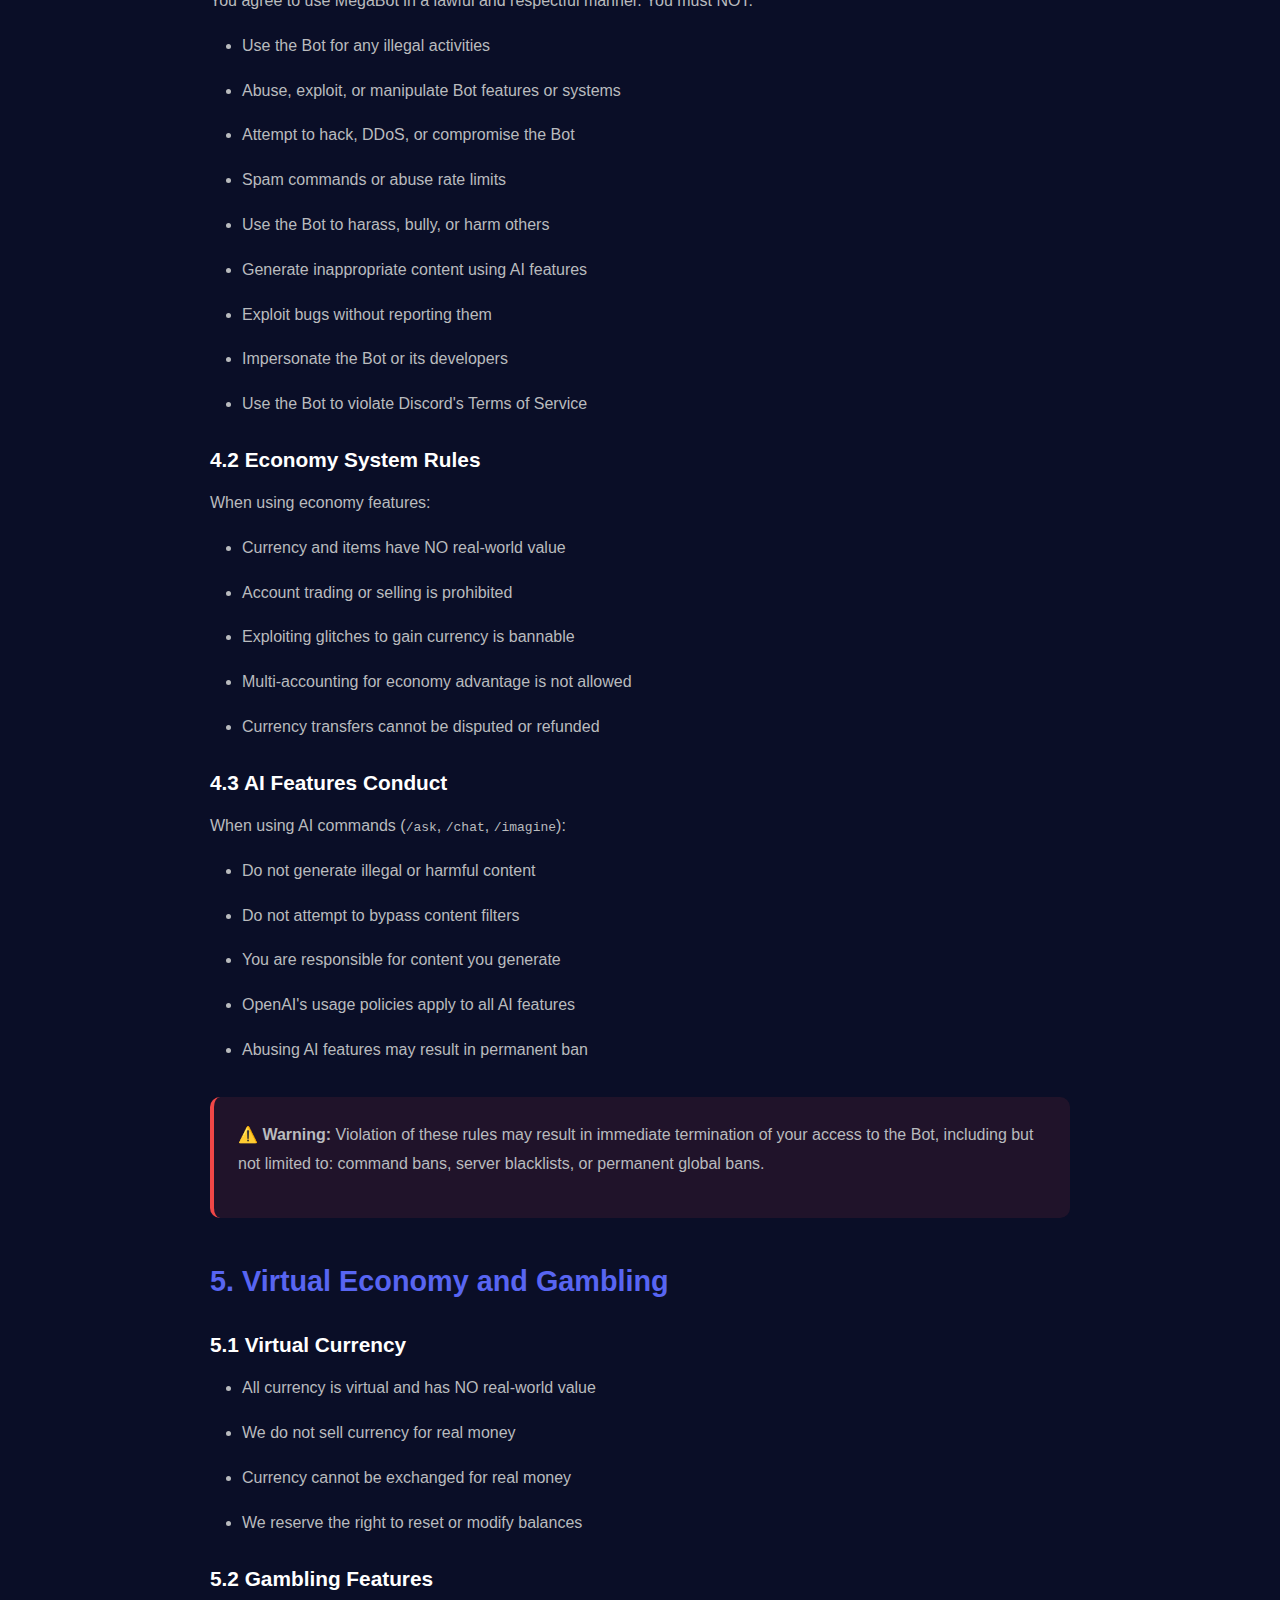
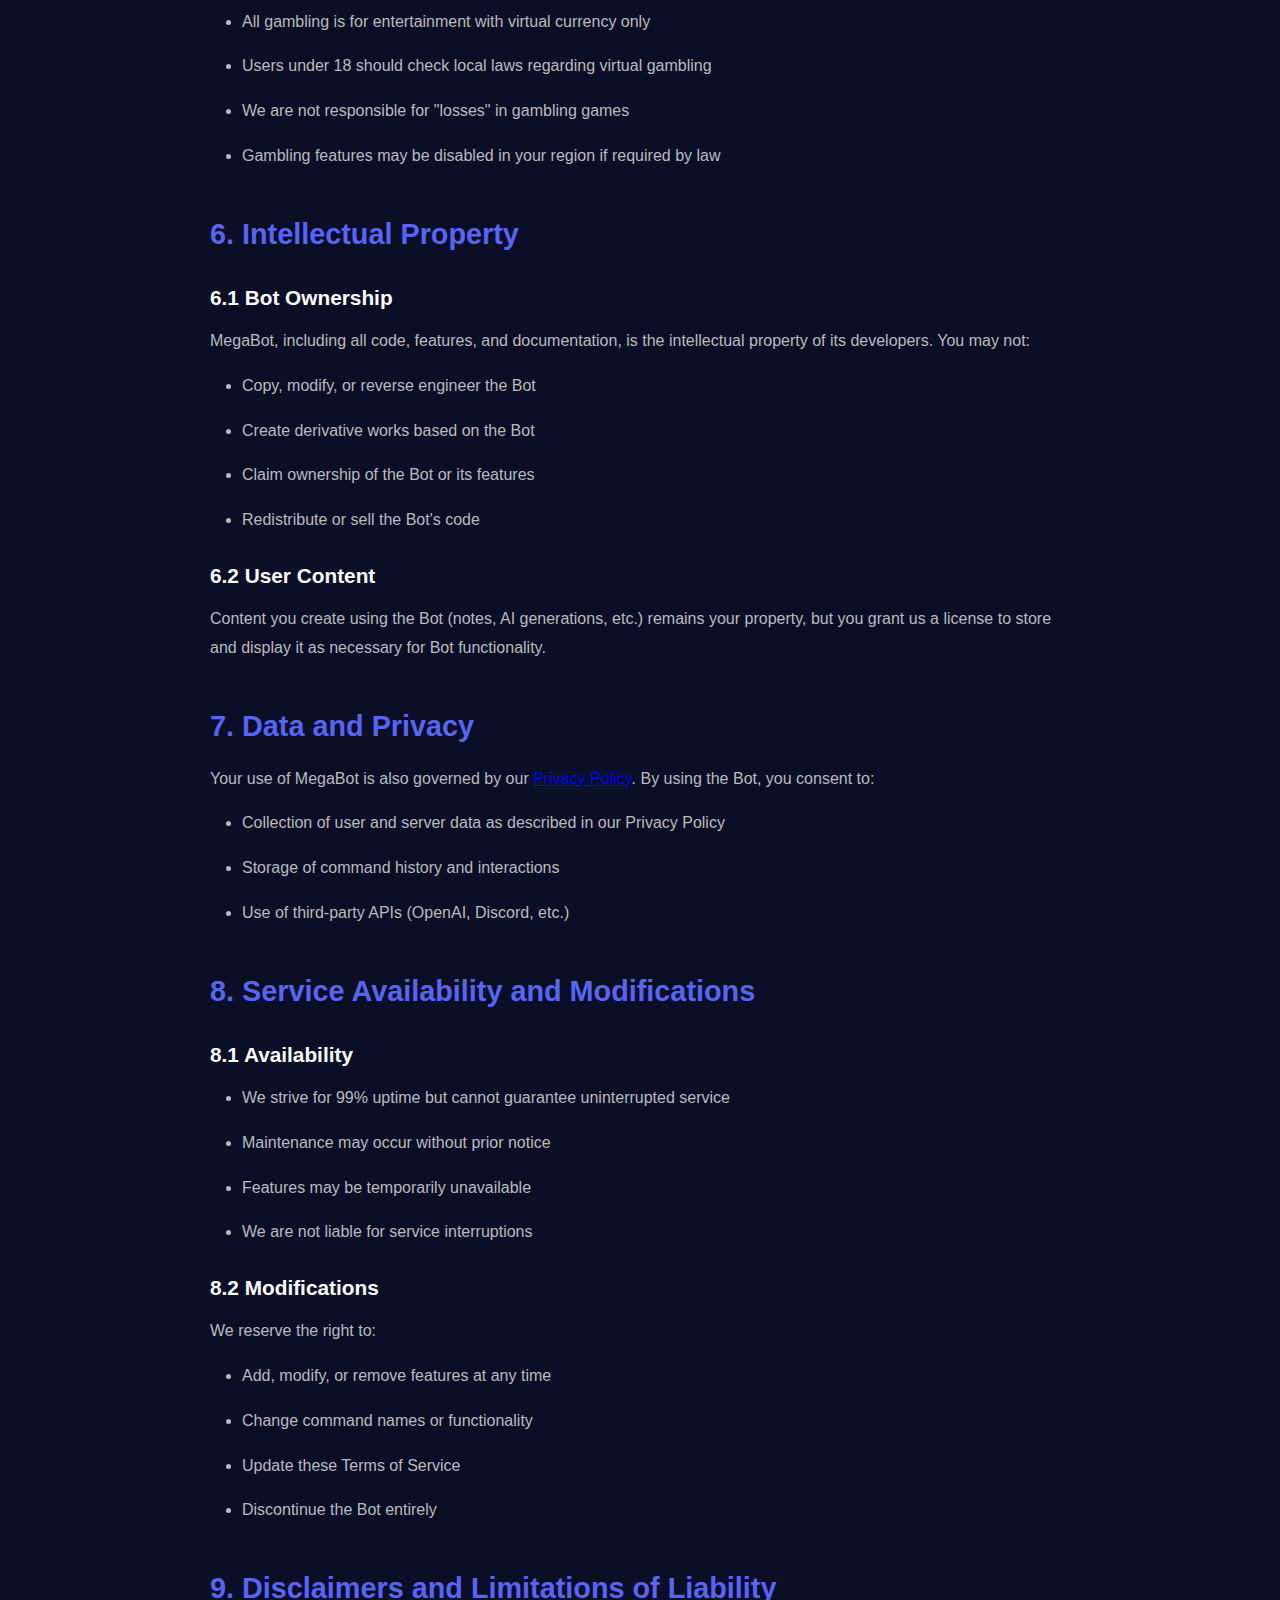
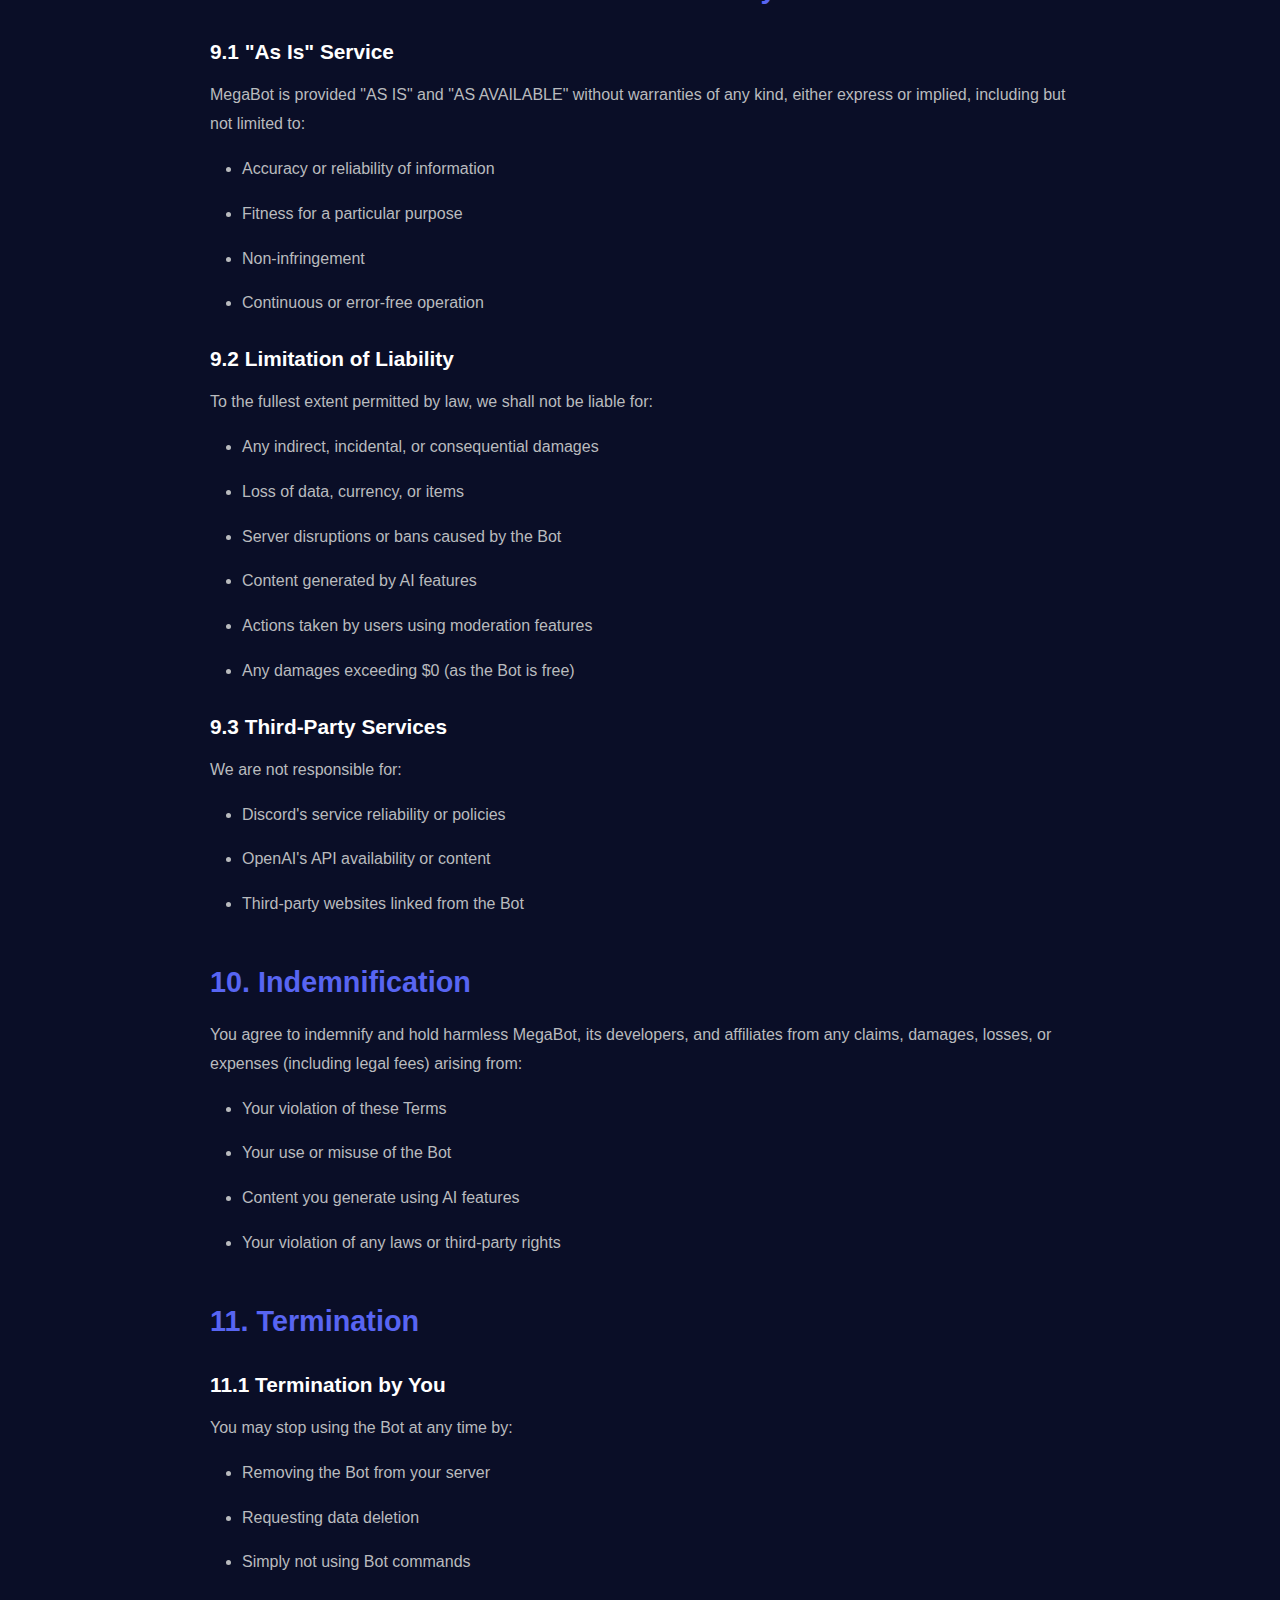
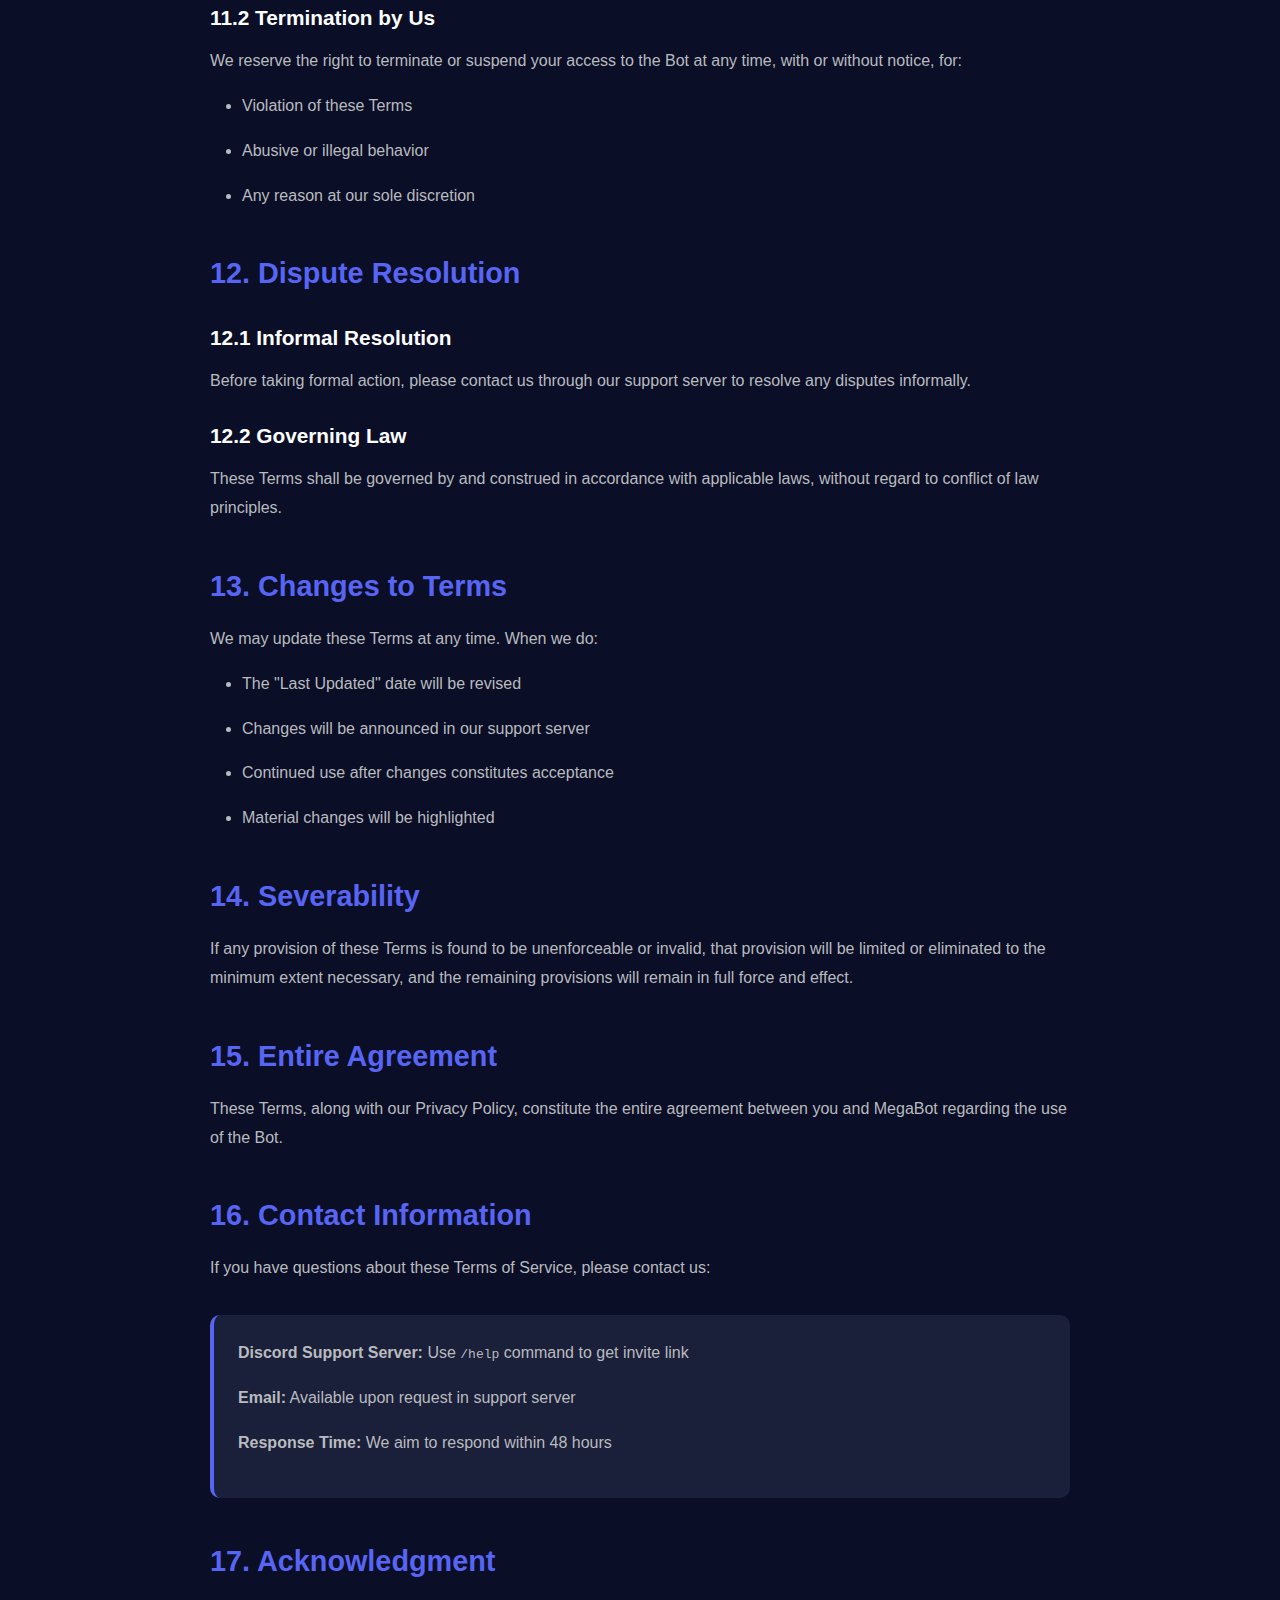
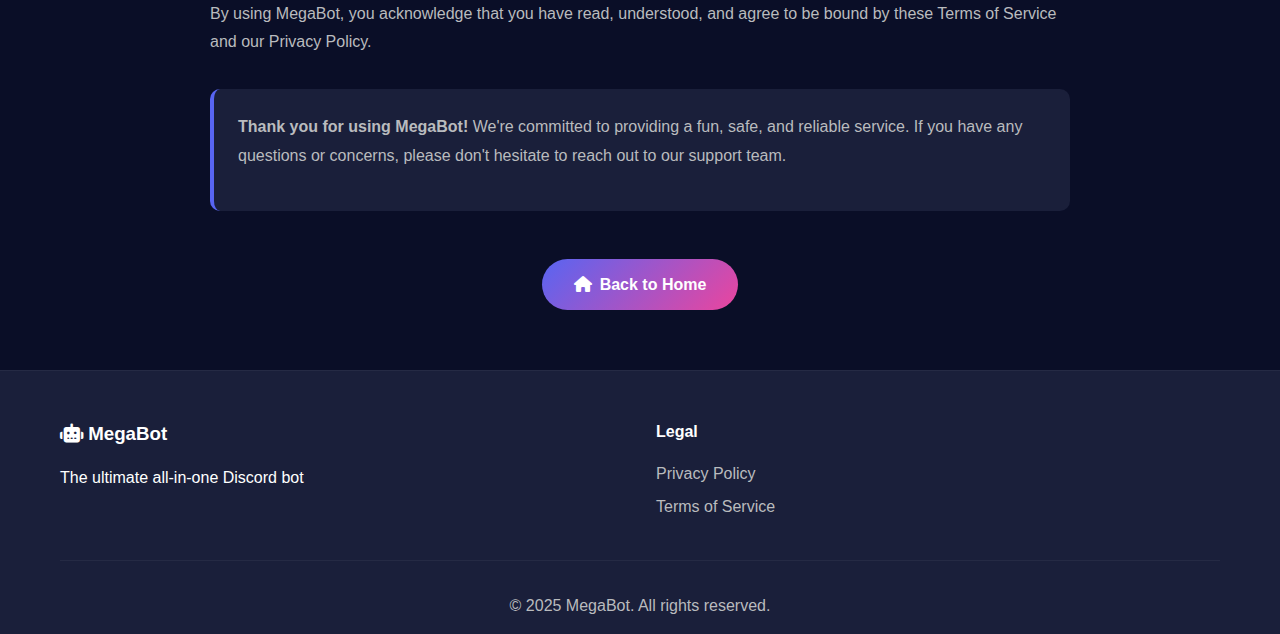
<file: terms.html>
<!DOCTYPE html>
<html lang="en">
<head>
    <meta charset="UTF-8">
    <meta name="viewport" content="width=device-width, initial-scale=1.0">
    <title>Terms of Service - MegaBot</title>
    <meta name="description" content="MegaBot Terms of Service - Rules and guidelines for using the bot">
    <link rel="stylesheet" href="style.css">
    <link rel="stylesheet" href="https://cdnjs.cloudflare.com/ajax/libs/font-awesome/6.4.0/css/all.min.css">
    <style>
        .legal-page {
            padding: 120px 20px 60px;
            max-width: 900px;
            margin: 0 auto;
        }
        .legal-page h1 {
            font-size: 2.5rem;
            margin-bottom: 1rem;
            background: var(--gradient);
            -webkit-background-clip: text;
            -webkit-text-fill-color: transparent;
            background-clip: text;
        }
        .legal-page .last-updated {
            color: var(--text-secondary);
            margin-bottom: 3rem;
            font-style: italic;
        }
        .legal-page h2 {
            font-size: 1.8rem;
            margin-top: 2.5rem;
            margin-bottom: 1rem;
            color: var(--primary-color);
        }
        .legal-page h3 {
            font-size: 1.3rem;
            margin-top: 1.5rem;
            margin-bottom: 0.8rem;
        }
        .legal-page p, .legal-page li {
            color: var(--text-secondary);
            line-height: 1.8;
            margin-bottom: 1rem;
        }
        .legal-page ul {
            margin-left: 2rem;
            margin-bottom: 1.5rem;
        }
        .legal-page .highlight-box {
            background: var(--surface);
            padding: 1.5rem;
            border-radius: 10px;
            border-left: 4px solid var(--primary-color);
            margin: 2rem 0;
        }
        .legal-page .warning-box {
            background: rgba(240, 71, 71, 0.1);
            padding: 1.5rem;
            border-radius: 10px;
            border-left: 4px solid #f04747;
            margin: 2rem 0;
        }
        .legal-page .back-home {
            margin-top: 3rem;
            text-align: center;
        }
    </style>
</head>
<body>
    <!-- Navigation -->
    <nav class="navbar">
        <div class="container">
            <div class="nav-brand">
                <i class="fas fa-robot"></i>
                <span>MegaBot</span>
            </div>
            <ul class="nav-links">
                <li><a href="index.html">Home</a></li>
                <li><a href="index.html#features">Features</a></li>
                <li><a href="index.html#commands">Commands</a></li>
                <li><a href="privacy.html">Privacy</a></li>
            </ul>
        </div>
    </nav>

    <div class="legal-page">
        <h1><i class="fas fa-file-contract"></i> Terms of Service</h1>
        <p class="last-updated">Last Updated: October 22, 2025</p>

        <div class="highlight-box">
            <p><strong>Quick Summary:</strong> By using MegaBot, you agree to follow Discord's Terms of Service and our rules. Don't abuse the bot, respect others, and have fun!</p>
        </div>

        <h2>1. Acceptance of Terms</h2>
        <p>By inviting, adding, or using MegaBot ("the Bot", "we", "us", or "our") in your Discord server or interacting with it in any way, you agree to be bound by these Terms of Service ("Terms"). If you do not agree to these Terms, you must immediately stop using the Bot and remove it from your server.</p>

        <h2>2. Description of Service</h2>
        <p>MegaBot is a Discord bot that provides various features including but not limited to:</p>
        <ul>
            <li>Virtual economy system with currency and items</li>
            <li>Gaming integration and LFG (Looking for Group) system</li>
            <li>Sports betting and tournament management</li>
            <li>AI-powered features using OpenAI's API</li>
            <li>Moderation and utility tools</li>
            <li>Study tools and resources</li>
            <li>Entertainment and fun commands</li>
            <li>Statistics and analytics</li>
        </ul>

        <h2>3. Eligibility</h2>
        <p>To use MegaBot, you must:</p>
        <ul>
            <li>Be at least 13 years old (Discord's minimum age requirement)</li>
            <li>Have a valid Discord account</li>
            <li>Comply with Discord's Terms of Service and Community Guidelines</li>
            <li>Have permission to add bots to the server (if applicable)</li>
            <li>Not be previously banned from using MegaBot</li>
        </ul>

        <h2>4. User Conduct and Prohibited Activities</h2>
        
        <h3>4.1 Acceptable Use</h3>
        <p>You agree to use MegaBot in a lawful and respectful manner. You must NOT:</p>
        <ul>
            <li>Use the Bot for any illegal activities</li>
            <li>Abuse, exploit, or manipulate Bot features or systems</li>
            <li>Attempt to hack, DDoS, or compromise the Bot</li>
            <li>Spam commands or abuse rate limits</li>
            <li>Use the Bot to harass, bully, or harm others</li>
            <li>Generate inappropriate content using AI features</li>
            <li>Exploit bugs without reporting them</li>
            <li>Impersonate the Bot or its developers</li>
            <li>Use the Bot to violate Discord's Terms of Service</li>
        </ul>

        <h3>4.2 Economy System Rules</h3>
        <p>When using economy features:</p>
        <ul>
            <li>Currency and items have NO real-world value</li>
            <li>Account trading or selling is prohibited</li>
            <li>Exploiting glitches to gain currency is bannable</li>
            <li>Multi-accounting for economy advantage is not allowed</li>
            <li>Currency transfers cannot be disputed or refunded</li>
        </ul>

        <h3>4.3 AI Features Conduct</h3>
        <p>When using AI commands (<code>/ask</code>, <code>/chat</code>, <code>/imagine</code>):</p>
        <ul>
            <li>Do not generate illegal or harmful content</li>
            <li>Do not attempt to bypass content filters</li>
            <li>You are responsible for content you generate</li>
            <li>OpenAI's usage policies apply to all AI features</li>
            <li>Abusing AI features may result in permanent ban</li>
        </ul>

        <div class="warning-box">
            <p><strong>⚠️ Warning:</strong> Violation of these rules may result in immediate termination of your access to the Bot, including but not limited to: command bans, server blacklists, or permanent global bans.</p>
        </div>

        <h2>5. Virtual Economy and Gambling</h2>
        
        <h3>5.1 Virtual Currency</h3>
        <ul>
            <li>All currency is virtual and has NO real-world value</li>
            <li>We do not sell currency for real money</li>
            <li>Currency cannot be exchanged for real money</li>
            <li>We reserve the right to reset or modify balances</li>
        </ul>

        <h3>5.2 Gambling Features</h3>
        <ul>
            <li>All gambling is for entertainment with virtual currency only</li>
            <li>Users under 18 should check local laws regarding virtual gambling</li>
            <li>We are not responsible for "losses" in gambling games</li>
            <li>Gambling features may be disabled in your region if required by law</li>
        </ul>

        <h2>6. Intellectual Property</h2>
        
        <h3>6.1 Bot Ownership</h3>
        <p>MegaBot, including all code, features, and documentation, is the intellectual property of its developers. You may not:</p>
        <ul>
            <li>Copy, modify, or reverse engineer the Bot</li>
            <li>Create derivative works based on the Bot</li>
            <li>Claim ownership of the Bot or its features</li>
            <li>Redistribute or sell the Bot's code</li>
        </ul>

        <h3>6.2 User Content</h3>
        <p>Content you create using the Bot (notes, AI generations, etc.) remains your property, but you grant us a license to store and display it as necessary for Bot functionality.</p>

        <h2>7. Data and Privacy</h2>
        <p>Your use of MegaBot is also governed by our <a href="privacy.html">Privacy Policy</a>. By using the Bot, you consent to:</p>
        <ul>
            <li>Collection of user and server data as described in our Privacy Policy</li>
            <li>Storage of command history and interactions</li>
            <li>Use of third-party APIs (OpenAI, Discord, etc.)</li>
        </ul>

        <h2>8. Service Availability and Modifications</h2>
        
        <h3>8.1 Availability</h3>
        <ul>
            <li>We strive for 99% uptime but cannot guarantee uninterrupted service</li>
            <li>Maintenance may occur without prior notice</li>
            <li>Features may be temporarily unavailable</li>
            <li>We are not liable for service interruptions</li>
        </ul>

        <h3>8.2 Modifications</h3>
        <p>We reserve the right to:</p>
        <ul>
            <li>Add, modify, or remove features at any time</li>
            <li>Change command names or functionality</li>
            <li>Update these Terms of Service</li>
            <li>Discontinue the Bot entirely</li>
        </ul>

        <h2>9. Disclaimers and Limitations of Liability</h2>
        
        <h3>9.1 "As Is" Service</h3>
        <p>MegaBot is provided "AS IS" and "AS AVAILABLE" without warranties of any kind, either express or implied, including but not limited to:</p>
        <ul>
            <li>Accuracy or reliability of information</li>
            <li>Fitness for a particular purpose</li>
            <li>Non-infringement</li>
            <li>Continuous or error-free operation</li>
        </ul>

        <h3>9.2 Limitation of Liability</h3>
        <p>To the fullest extent permitted by law, we shall not be liable for:</p>
        <ul>
            <li>Any indirect, incidental, or consequential damages</li>
            <li>Loss of data, currency, or items</li>
            <li>Server disruptions or bans caused by the Bot</li>
            <li>Content generated by AI features</li>
            <li>Actions taken by users using moderation features</li>
            <li>Any damages exceeding $0 (as the Bot is free)</li>
        </ul>

        <h3>9.3 Third-Party Services</h3>
        <p>We are not responsible for:</p>
        <ul>
            <li>Discord's service reliability or policies</li>
            <li>OpenAI's API availability or content</li>
            <li>Third-party websites linked from the Bot</li>
        </ul>

        <h2>10. Indemnification</h2>
        <p>You agree to indemnify and hold harmless MegaBot, its developers, and affiliates from any claims, damages, losses, or expenses (including legal fees) arising from:</p>
        <ul>
            <li>Your violation of these Terms</li>
            <li>Your use or misuse of the Bot</li>
            <li>Content you generate using AI features</li>
            <li>Your violation of any laws or third-party rights</li>
        </ul>

        <h2>11. Termination</h2>
        
        <h3>11.1 Termination by You</h3>
        <p>You may stop using the Bot at any time by:</p>
        <ul>
            <li>Removing the Bot from your server</li>
            <li>Requesting data deletion</li>
            <li>Simply not using Bot commands</li>
        </ul>

        <h3>11.2 Termination by Us</h3>
        <p>We reserve the right to terminate or suspend your access to the Bot at any time, with or without notice, for:</p>
        <ul>
            <li>Violation of these Terms</li>
            <li>Abusive or illegal behavior</li>
            <li>Any reason at our sole discretion</li>
        </ul>

        <h2>12. Dispute Resolution</h2>
        
        <h3>12.1 Informal Resolution</h3>
        <p>Before taking formal action, please contact us through our support server to resolve any disputes informally.</p>

        <h3>12.2 Governing Law</h3>
        <p>These Terms shall be governed by and construed in accordance with applicable laws, without regard to conflict of law principles.</p>

        <h2>13. Changes to Terms</h2>
        <p>We may update these Terms at any time. When we do:</p>
        <ul>
            <li>The "Last Updated" date will be revised</li>
            <li>Changes will be announced in our support server</li>
            <li>Continued use after changes constitutes acceptance</li>
            <li>Material changes will be highlighted</li>
        </ul>

        <h2>14. Severability</h2>
        <p>If any provision of these Terms is found to be unenforceable or invalid, that provision will be limited or eliminated to the minimum extent necessary, and the remaining provisions will remain in full force and effect.</p>

        <h2>15. Entire Agreement</h2>
        <p>These Terms, along with our Privacy Policy, constitute the entire agreement between you and MegaBot regarding the use of the Bot.</p>

        <h2>16. Contact Information</h2>
        <p>If you have questions about these Terms of Service, please contact us:</p>
        <div class="highlight-box">
            <p><strong>Discord Support Server:</strong> Use <code>/help</code> command to get invite link</p>
            <p><strong>Email:</strong> Available upon request in support server</p>
            <p><strong>Response Time:</strong> We aim to respond within 48 hours</p>
        </div>

        <h2>17. Acknowledgment</h2>
        <p>By using MegaBot, you acknowledge that you have read, understood, and agree to be bound by these Terms of Service and our Privacy Policy.</p>

        <div class="highlight-box">
            <p><strong>Thank you for using MegaBot!</strong> We're committed to providing a fun, safe, and reliable service. If you have any questions or concerns, please don't hesitate to reach out to our support team.</p>
        </div>

        <div class="back-home">
            <a href="index.html" class="btn btn-primary">
                <i class="fas fa-home"></i> Back to Home
            </a>
        </div>
    </div>

    <!-- Footer -->
    <footer class="footer">
        <div class="container">
            <div class="footer-content">
                <div class="footer-section">
                    <h3><i class="fas fa-robot"></i> MegaBot</h3>
                    <p>The ultimate all-in-one Discord bot</p>
                </div>
                <div class="footer-section">
                    <h4>Legal</h4>
                    <ul>
                        <li><a href="privacy.html">Privacy Policy</a></li>
                        <li><a href="terms.html">Terms of Service</a></li>
                    </ul>
                </div>
            </div>
            <div class="footer-bottom">
                <p>&copy; 2025 MegaBot. All rights reserved.</p>
            </div>
        </div>
    </footer>
</body>
</html>
</file>
<file: style.css>
/* Import Fonts */
@import url('https://fonts.googleapis.com/css2?family=JetBrains+Mono:wght@400;500;600&display=swap');

/* Reset and Base Styles */
* {
    margin: 0;
    padding: 0;
    box-sizing: border-box;
}

:root {
    --primary-color: #5865F2;
    --secondary-color: #EB459E;
    --background: #0a0e27;
    --surface: #1a1f3a;
    --text-primary: #ffffff;
    --text-secondary: #b9bbbe;
    --accent: #00d9ff;
    --success: #43b581;
    --gradient: linear-gradient(135deg, #5865F2 0%, #EB459E 100%);
    --shadow: 0 8px 32px rgba(0, 0, 0, 0.3);
}

body {
    font-family: 'Segoe UI', Tahoma, Geneva, Verdana, sans-serif;
    background: var(--background);
    color: var(--text-primary);
    line-height: 1.6;
    overflow-x: hidden;
    width: 100%;
    max-width: 100vw;
}

.container {
    max-width: 1200px;
    margin: 0 auto;
    padding: 0 20px;
    width: 100%;
    overflow: hidden;
}

/* Navigation */
.navbar {
    position: fixed;
    top: 0;
    width: 100%;
    background: rgba(26, 31, 58, 0.95);
    backdrop-filter: blur(10px);
    padding: 1rem 0;
    z-index: 1000;
    border-bottom: 1px solid rgba(255, 255, 255, 0.1);
}

.navbar .container {
    display: flex;
    justify-content: space-between;
    align-items: center;
}

.nav-brand {
    display: flex;
    align-items: center;
    gap: 0.5rem;
    font-size: 1.5rem;
    font-weight: bold;
}

.nav-brand i {
    color: var(--primary-color);
    font-size: 2rem;
}

.nav-links {
    display: flex;
    list-style: none;
    gap: 2rem;
    align-items: center;
}

.nav-links a {
    color: var(--text-primary);
    text-decoration: none;
    transition: color 0.3s;
}

.nav-links a:hover {
    color: var(--primary-color);
}

.btn-invite {
    background: var(--gradient);
    padding: 0.6rem 1.5rem;
    border-radius: 25px;
    font-weight: bold;
    transition: transform 0.3s, box-shadow 0.3s;
}

.btn-invite:hover {
    transform: translateY(-2px);
    box-shadow: 0 5px 20px rgba(88, 101, 242, 0.4);
}

.hamburger {
    display: none;
    flex-direction: column;
    gap: 4px;
    cursor: pointer;
}

.hamburger span {
    width: 25px;
    height: 3px;
    background: var(--text-primary);
    transition: 0.3s;
}

/* Hero Section */
.hero {
    padding: 150px 20px 100px;
    background: linear-gradient(135deg, #0a0e27 0%, #1a1f3a 100%);
    position: relative;
    overflow: hidden;
}

.hero::before {
    content: '';
    position: absolute;
    width: 500px;
    height: 500px;
    background: radial-gradient(circle, rgba(88, 101, 242, 0.2) 0%, transparent 70%);
    top: -250px;
    right: -250px;
    animation: pulse 4s ease-in-out infinite;
}

@keyframes pulse {
    0%, 100% { transform: scale(1); opacity: 0.3; }
    50% { transform: scale(1.1); opacity: 0.5; }
}

.hero-content {
    display: grid;
    grid-template-columns: 1fr 1fr;
    gap: 4rem;
    align-items: center;
}

.hero-text h1 {
    font-size: 3.5rem;
    margin-bottom: 1rem;
}

.gradient-text {
    background: var(--gradient);
    -webkit-background-clip: text;
    -webkit-text-fill-color: transparent;
    background-clip: text;
}

.hero-subtitle {
    font-size: 1.5rem;
    color: var(--accent);
    margin-bottom: 1rem;
}

.hero-description {
    color: var(--text-secondary);
    font-size: 1.1rem;
    margin-bottom: 2rem;
}

.hero-buttons {
    display: flex;
    gap: 1rem;
    margin-bottom: 3rem;
}

.btn {
    padding: 0.8rem 2rem;
    border-radius: 30px;
    text-decoration: none;
    font-weight: bold;
    display: inline-flex;
    align-items: center;
    gap: 0.5rem;
    transition: all 0.3s;
    cursor: pointer;
}

.btn-primary {
    background: var(--gradient);
    color: white;
}

.btn-primary:hover {
    transform: translateY(-3px);
    box-shadow: 0 10px 30px rgba(88, 101, 242, 0.4);
}

.btn-secondary {
    background: transparent;
    border: 2px solid var(--primary-color);
    color: var(--primary-color);
}

.btn-secondary:hover {
    background: var(--primary-color);
    color: white;
}

.hero-stats {
    display: flex;
    gap: 3rem;
}

.stat-item {
    display: flex;
    align-items: center;
    gap: 1rem;
}

.stat-item i {
    font-size: 2rem;
    color: var(--primary-color);
}

.stat-number {
    display: block;
    font-size: 2rem;
    font-weight: bold;
    color: var(--accent);
}

.stat-label {
    display: block;
    color: var(--text-secondary);
    font-size: 0.9rem;
}

/* Hero Image */
.hero-image {
    position: relative;
    display: flex;
    justify-content: center;
    align-items: center;
    max-width: 100%;
    overflow: visible;
}

.bot-avatar {
    width: 300px;
    height: 300px;
    background: var(--gradient);
    border-radius: 50%;
    display: flex;
    align-items: center;
    justify-content: center;
    font-size: 150px;
    box-shadow: 0 20px 60px rgba(88, 101, 242, 0.5);
    animation: float 3s ease-in-out infinite;
}

@keyframes float {
    0%, 100% { transform: translateY(0); }
    50% { transform: translateY(-20px); }
}

.floating-card {
    position: absolute;
    background: var(--surface);
    padding: 0.8rem 1.2rem;
    border-radius: 15px;
    box-shadow: var(--shadow);
    display: flex;
    align-items: center;
    gap: 0.5rem;
    animation: float 4s ease-in-out infinite;
    white-space: nowrap;
}

.floating-card i {
    font-size: 1.5rem;
    color: var(--accent);
}

.card-1 {
    top: 5%;
    left: 0;
    animation-delay: 0s;
}

.card-2 {
    bottom: 30%;
    right: 0;
    animation-delay: 0.5s;
}

.card-3 {
    top: 50%;
    left: -5%;
    animation-delay: 1s;
}

/* Features Section */
.features {
    padding: 100px 20px;
    background: var(--background);
}

.section-title {
    text-align: center;
    font-size: 3rem;
    margin-bottom: 1rem;
}

.section-subtitle {
    text-align: center;
    color: var(--text-secondary);
    font-size: 1.2rem;
    margin-bottom: 4rem;
}

.features-grid {
    display: grid;
    grid-template-columns: repeat(auto-fit, minmax(300px, 1fr));
    gap: 2rem;
}

.feature-card {
    background: var(--surface);
    padding: 2rem;
    border-radius: 20px;
    border: 1px solid rgba(255, 255, 255, 0.05);
    transition: transform 0.3s, box-shadow 0.3s;
}

.feature-card:hover {
    transform: translateY(-10px);
    box-shadow: 0 15px 40px rgba(88, 101, 242, 0.2);
}

.feature-icon {
    width: 70px;
    height: 70px;
    background: var(--gradient);
    border-radius: 15px;
    display: flex;
    align-items: center;
    justify-content: center;
    font-size: 2rem;
    margin-bottom: 1.5rem;
}

.feature-card h3 {
    font-size: 1.5rem;
    margin-bottom: 1rem;
}

.feature-card p {
    color: var(--text-secondary);
    margin-bottom: 1.5rem;
}

.feature-list {
    list-style: none;
}

.feature-list li {
    padding: 0.5rem 0;
    color: var(--text-secondary);
}

.feature-list i {
    color: var(--success);
    margin-right: 0.5rem;
}

/* Commands Section */
.commands {
    padding: 100px 20px;
    background: linear-gradient(135deg, #1a1f3a 0%, #0a0e27 100%);
}

.commands-grid {
    display: grid;
    grid-template-columns: repeat(auto-fit, minmax(320px, 1fr));
    gap: 2.5rem;
    margin-bottom: 3rem;
}

.command-category {
    background: linear-gradient(145deg, rgba(30, 35, 60, 0.9), rgba(20, 25, 45, 0.9));
    padding: 2.5rem;
    border-radius: 20px;
    border: 1px solid rgba(88, 101, 242, 0.2);
    box-shadow: 0 10px 40px rgba(0, 0, 0, 0.3);
    transition: all 0.3s ease;
    position: relative;
    overflow: hidden;
}

.command-category::before {
    content: '';
    position: absolute;
    top: 0;
    left: 0;
    right: 0;
    height: 4px;
    background: linear-gradient(90deg, var(--primary-color), var(--accent));
    opacity: 0;
    transition: opacity 0.3s ease;
}

.command-category:hover {
    transform: translateY(-5px);
    border-color: rgba(88, 101, 242, 0.5);
    box-shadow: 0 15px 50px rgba(88, 101, 242, 0.2);
}

.command-category:hover::before {
    opacity: 1;
}

.category-header {
    display: flex;
    align-items: center;
    gap: 1rem;
    margin-bottom: 2rem;
    padding-bottom: 1rem;
    border-bottom: 2px solid rgba(255, 255, 255, 0.05);
}

.category-header i {
    font-size: 2.5rem;
    color: var(--primary-color);
    background: rgba(88, 101, 242, 0.1);
    padding: 0.8rem;
    border-radius: 12px;
    transition: all 0.3s ease;
}

.command-category:hover .category-header i {
    transform: scale(1.1) rotate(5deg);
    background: rgba(88, 101, 242, 0.2);
}

.category-header h3 {
    font-size: 1.5rem;
    color: var(--text-primary);
    margin: 0;
    font-weight: 600;
    letter-spacing: 0.5px;
}

.command-list {
    display: grid;
    grid-template-columns: repeat(auto-fill, minmax(140px, 1fr));
    gap: 0.8rem;
}

.command {
    background: linear-gradient(135deg, rgba(88, 101, 242, 0.15), rgba(88, 101, 242, 0.05));
    padding: 0.8rem 1rem;
    border-radius: 10px;
    font-family: 'JetBrains Mono', 'Courier New', monospace;
    font-size: 0.9rem;
    color: var(--accent);
    border: 1px solid rgba(88, 101, 242, 0.2);
    transition: all 0.2s ease;
    cursor: pointer;
    text-align: center;
    font-weight: 500;
    white-space: nowrap;
    overflow: hidden;
    text-overflow: ellipsis;
}

.command:hover {
    background: linear-gradient(135deg, rgba(88, 101, 242, 0.3), rgba(88, 101, 242, 0.15));
    border-color: var(--primary-color);
    transform: translateY(-2px);
    box-shadow: 0 5px 15px rgba(88, 101, 242, 0.3);
    color: #fff;
}

.command:active {
    transform: translateY(0);
}

.command-note {
    margin-top: 3rem;
    text-align: center;
    background: var(--surface);
    padding: 2rem;
    border-radius: 15px;
    display: flex;
    align-items: center;
    justify-content: center;
    gap: 1rem;
}

.command-note i {
    font-size: 2rem;
    color: var(--accent);
}

.command-note code {
    background: rgba(88, 101, 242, 0.2);
    padding: 0.3rem 0.8rem;
    border-radius: 5px;
    color: var(--accent);
}

/* Stats Section */
.stats-section {
    padding: 100px 20px;
    background: var(--background);
}

.stats-grid {
    display: grid;
    grid-template-columns: repeat(auto-fit, minmax(250px, 1fr));
    gap: 2rem;
}

.stat-box {
    background: var(--surface);
    padding: 3rem 2rem;
    border-radius: 20px;
    text-align: center;
    border: 1px solid rgba(255, 255, 255, 0.05);
    transition: transform 0.3s;
}

.stat-box:hover {
    transform: scale(1.05);
}

.stat-box i {
    font-size: 3rem;
    color: var(--primary-color);
    margin-bottom: 1rem;
}

.stat-box h3 {
    font-size: 3rem;
    color: var(--accent);
    margin-bottom: 0.5rem;
}

.stat-box p {
    color: var(--text-secondary);
}

/* Support Section */
.support {
    padding: 100px 20px;
    background: linear-gradient(135deg, #1a1f3a 0%, #0a0e27 100%);
}

.support-grid {
    display: grid;
    grid-template-columns: repeat(auto-fit, minmax(300px, 1fr));
    gap: 2rem;
}

.support-card {
    background: var(--surface);
    padding: 3rem 2rem;
    border-radius: 20px;
    text-align: center;
    border: 1px solid rgba(255, 255, 255, 0.05);
}

.support-card i {
    font-size: 4rem;
    color: var(--primary-color);
    margin-bottom: 1.5rem;
}

.support-card h3 {
    font-size: 1.5rem;
    margin-bottom: 1rem;
}

.support-card p {
    color: var(--text-secondary);
    margin-bottom: 2rem;
}

.btn-outline {
    background: transparent;
    border: 2px solid var(--primary-color);
    color: var(--primary-color);
    padding: 0.8rem 2rem;
    border-radius: 25px;
    text-decoration: none;
    display: inline-block;
    transition: all 0.3s;
}

.btn-outline:hover {
    background: var(--primary-color);
    color: white;
}

/* Footer */
.footer {
    background: var(--surface);
    padding: 3rem 20px 1rem;
    border-top: 1px solid rgba(255, 255, 255, 0.05);
}

.footer-content {
    display: grid;
    grid-template-columns: repeat(auto-fit, minmax(250px, 1fr));
    gap: 2rem;
    margin-bottom: 2rem;
}

.footer-section h3, .footer-section h4 {
    margin-bottom: 1rem;
}

.footer-section ul {
    list-style: none;
}

.footer-section li {
    margin-bottom: 0.5rem;
}

.footer-section a {
    color: var(--text-secondary);
    text-decoration: none;
    transition: color 0.3s;
}

.footer-section a:hover {
    color: var(--primary-color);
}

.social-links {
    display: flex;
    gap: 1rem;
    margin-top: 1rem;
}

.social-links a {
    width: 40px;
    height: 40px;
    background: var(--background);
    border-radius: 50%;
    display: flex;
    align-items: center;
    justify-content: center;
    transition: all 0.3s;
}

.social-links a:hover {
    background: var(--primary-color);
    transform: translateY(-3px);
}

.footer-bottom {
    text-align: center;
    padding-top: 2rem;
    border-top: 1px solid rgba(255, 255, 255, 0.05);
    color: var(--text-secondary);
}

/* Responsive Design */
@media (max-width: 768px) {
    .hamburger {
        display: flex;
    }

    .nav-links {
        display: none;
    }

    .hero-content {
        grid-template-columns: 1fr;
        text-align: center;
    }

    .hero-text h1 {
        font-size: 2.5rem;
    }

    .hero-buttons {
        justify-content: center;
    }

    .hero-stats {
        justify-content: center;
    }

    .hero-image {
        display: none;
    }

    .section-title {
        font-size: 2rem;
    }

    /* Bot Status Responsive */
    .status-header {
        flex-direction: column;
        align-items: flex-start;
    }

    .status-details {
        grid-template-columns: 1fr;
    }

    .status-title {
        font-size: 1.5rem;
    }

    /* Commands Responsive */
    .commands-grid {
        grid-template-columns: 1fr;
        gap: 1.5rem;
    }

    .command-category {
        padding: 1.5rem;
    }

    .command-list {
        grid-template-columns: 1fr;
        gap: 0.6rem;
    }

    .command {
        font-size: 0.85rem;
        padding: 0.7rem 0.8rem;
    }

    .category-header h3 {
        font-size: 1.3rem;
    }

    .category-header i {
        font-size: 2rem;
        padding: 0.6rem;
    }
}

/* Command Overlay */
.command-overlay {
    display: none;
    position: fixed;
    top: 0;
    left: 0;
    width: 100%;
    height: 100%;
    background: rgba(0, 0, 0, 0.9);
    z-index: 10000;
    backdrop-filter: blur(5px);
    animation: fadeIn 0.3s ease;
}

.command-overlay.active {
    display: flex;
    align-items: center;
    justify-content: center;
}

@keyframes fadeIn {
    from {
        opacity: 0;
    }
    to {
        opacity: 1;
    }
}

.overlay-content {
    background: var(--surface);
    border-radius: 20px;
    max-width: 600px;
    width: 90%;
    max-height: 80vh;
    overflow-y: auto;
    position: relative;
    animation: slideUp 0.3s ease;
    border: 1px solid rgba(255, 255, 255, 0.1);
    box-shadow: 0 20px 60px rgba(0, 0, 0, 0.5);
}

@keyframes slideUp {
    from {
        transform: translateY(50px);
        opacity: 0;
    }
    to {
        transform: translateY(0);
        opacity: 1;
    }
}

.overlay-close {
    position: absolute;
    top: 1rem;
    right: 1rem;
    background: rgba(255, 255, 255, 0.1);
    border: none;
    width: 40px;
    height: 40px;
    border-radius: 50%;
    color: var(--text-primary);
    font-size: 1.5rem;
    cursor: pointer;
    transition: all 0.3s;
    display: flex;
    align-items: center;
    justify-content: center;
    z-index: 10;
}

.overlay-close:hover {
    background: var(--primary-color);
    transform: rotate(90deg);
}

.overlay-header {
    background: var(--gradient);
    padding: 2rem;
    border-radius: 20px 20px 0 0;
    display: flex;
    align-items: center;
    gap: 1rem;
}

.overlay-header i {
    font-size: 2rem;
}

.overlay-header h2 {
    font-size: 2rem;
    margin: 0;
}

.overlay-body {
    padding: 2rem;
}

.command-syntax,
.command-description,
.command-examples,
.command-permissions {
    margin-bottom: 2rem;
}

.command-syntax h3,
.command-description h3,
.command-examples h3,
.command-permissions h3 {
    color: var(--primary-color);
    font-size: 1.2rem;
    margin-bottom: 0.8rem;
    display: flex;
    align-items: center;
    gap: 0.5rem;
}

.command-syntax h3::before {
    content: "📝";
}

.command-description h3::before {
    content: "📖";
}

.command-examples h3::before {
    content: "💡";
}

.command-permissions h3::before {
    content: "🔐";
}

.command-syntax code {
    display: block;
    background: rgba(88, 101, 242, 0.2);
    padding: 1rem;
    border-radius: 10px;
    color: var(--accent);
    font-family: 'Courier New', monospace;
    font-size: 1.1rem;
    border-left: 4px solid var(--primary-color);
}

.command-description p {
    color: var(--text-secondary);
    line-height: 1.8;
}

.command-example {
    background: rgba(255, 255, 255, 0.05);
    padding: 0.8rem;
    border-radius: 8px;
    margin-bottom: 0.5rem;
    font-family: 'Courier New', monospace;
    color: var(--accent);
    border-left: 3px solid var(--success);
}

.command-permissions p {
    color: var(--text-secondary);
    display: flex;
    align-items: center;
    gap: 0.5rem;
}

.permission-badge {
    background: rgba(88, 101, 242, 0.2);
    padding: 0.3rem 0.8rem;
    border-radius: 15px;
    font-size: 0.9rem;
    color: var(--accent);
    display: inline-block;
}

.command {
    cursor: pointer;
    transition: all 0.3s;
}

.command:hover {
    background: rgba(88, 101, 242, 0.3);
    transform: translateX(5px);
    box-shadow: 0 3px 10px rgba(88, 101, 242, 0.3);
}

/* Scrollbar for overlay */
.overlay-content::-webkit-scrollbar {
    width: 10px;
}

.overlay-content::-webkit-scrollbar-track {
    background: var(--background);
    border-radius: 10px;
}

.overlay-content::-webkit-scrollbar-thumb {
    background: var(--primary-color);
    border-radius: 10px;
}

.overlay-content::-webkit-scrollbar-thumb:hover {
    background: var(--secondary-color);
}
</file>
